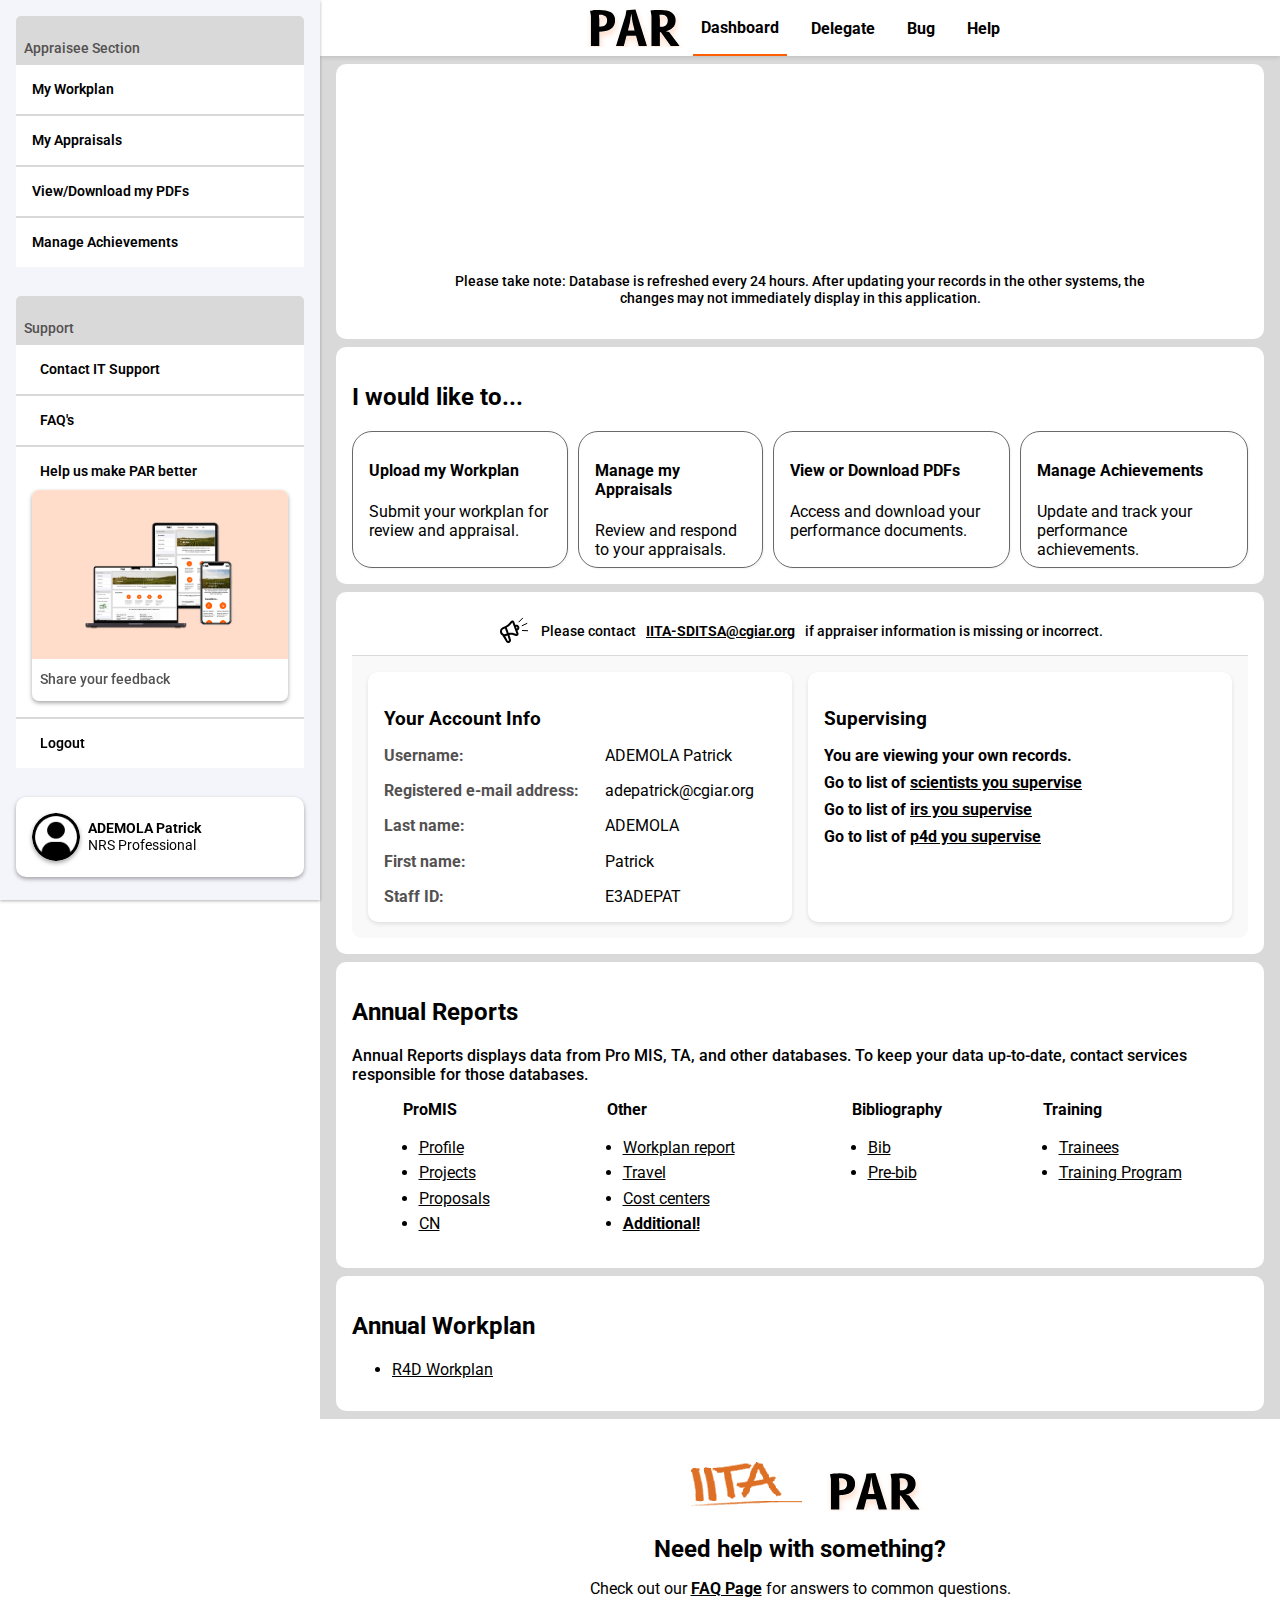
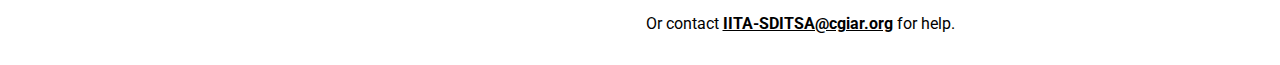
<file: index.html>
<!DOCTYPE html>
<html lang="en">
  <head>
    <meta charset="UTF-8" />
    <meta name="viewport" content="width=device-width, initial-scale=1.0" />
    <link rel="stylesheet" href="https://cdnjs.cloudflare.com/ajax/libs/font-awesome/6.5.2/css/all.min.css" integrity="sha512-SnH5WK+bZxgPHs44uWIX+LLJAJ9/2PkPKZ5QiAj6Ta86w+fsb2TkcmfRyVX3pBnMFcV7oQPJkl9QevSCWr3W6A==" crossorigin="anonymous" referrerpolicy="no-referrer" />
    <link rel="stylesheet" href="css/style.css" />
    <link rel="stylesheet" href="css/custom-styles.css" />
    <link rel="icon" href="assets/IITA-logo-01.svg" />

    <script>
      // Function to update the greeting, time, and date
      function updateHeroContent() {
        const heroGreeting = document.querySelector(".hero-content-1 p");
        const heroTime = document.querySelector(".hero-content-1 h2");
        const heroDate = document.querySelector(".hero-content-1 p:nth-child(3)");

        const currentTime = new Date();
        const hours = currentTime.getHours();
        const minutes = currentTime.getMinutes();
        const formattedTime = currentTime.toLocaleTimeString([], { hour: "2-digit", minute: "2-digit" });
        const formattedDate = currentTime.toLocaleDateString([], { weekday: "long", month: "long", day: "numeric" });

        // Update the greeting based on the time of day
        let greeting;
        if (hours < 12) {
          greeting = "Good morning, Patrick";
        } else if (hours < 17) {
          greeting = "Good afternoon, Patrick";
        } else {
          greeting = "Good evening, Patrick";
        }

        heroGreeting.textContent = greeting;
        heroTime.textContent = formattedTime;
        heroDate.textContent = formattedDate;
      }

      // Call the function to update the hero content when the page loads
      window.onload = updateHeroContent;

      // Optionally, update the time every minute
      setInterval(updateHeroContent, 60000);
    </script>

    <title>PAR Dashboard</title>
  </head>
  <body>
    <!-- Main Content Area -->
    <div class="main-content-area">
      <!-- Sidebar -->
      <aside class="sidebar">
        <nav>
          <ul class="appraisee">
            <p>Appraisee Section</p>
            <a href="#"><li>My Workplan</li></a>
            <a href="#"><li>My Appraisals</li></a>
            <a href="#"><li>View/Download my PDFs</li></a>
            <a href="#"><li>Manage Achievements</li></a>
          </ul>

          <ul class="support">
            <p>Support</p>
            <a href="#"
              ><li><i class="fa-sharp fa-regular fa-envelope"></i>Contact IT Support</li></a
            >
            <a href="#"
              ><li><i class="fa-regular fa-circle-question"></i>FAQ's</li></a
            >
            <a href="#">
              <li>
                <div class="feedback-div">
                  <i class="fa-regular fa-comment-dots"></i>Help us make PAR better
                  <div class="feedback-image-div">
                    <img src="assets/par-mockup-1.png" alt="PAR Mockup" />
                    <p>Share your feedback</p>
                  </div>
                </div>
              </li>
            </a>
            <a href="#"
              ><li><i class="fa-solid fa-arrow-right-from-bracket"></i>Logout</li></a
            >
          </ul>

          <div class="user-profile">
            <!-- Placeholder: user info: image, name, category -->
            <img src="assets/user-image.png" alt="" class="user-image" />
            <div class="user-info">
              <p class="user-name">ADEMOLA Patrick</p>
              <p class="user-category">NRS Professional</p>
            </div>
          </div>
        </nav>
      </aside>

      <!-- Content Area -->
      <section class="content-area">
        <!-- Header -->
        <header class="header">
          <img src="assets/PAR-logo.svg" alt="PAR Logo" class="par-logo" />
          <nav class="header-nav">
            <!-- Placeholder: ONLY the current page should have the class "active". -->
            <a class="active" href="#"><p>Dashboard</p></a>
            <a href="#"><p>Delegate</p></a>
            <a href="#"><p>Bug</p></a>
            <a href="#"><p>Help</p></a>
          </nav>
        </header>

        <div class="content hero">
          <!-- Placeholder: background-image -->
          <div class="hero-content" style="background-image: url('https://images.unsplash.com/photo-1560493676-04071c5f467b?q=80&w=1974&auto=format&fit=crop&ixlib=rb-4.0.3&ixid=M3wxMjA3fDB8MHxwaG90by1wYWdlfHx8fGVufDB8fHx8fA%3D%3D')">
            <div class="hero-content-1">
              <!-- Placeholder: user-name -->
              <p>Good morning, Patrick</p>
              <h2>11:40 AM</h2>
              <p>Tuesday, July 11</p>
            </div>
            <div class="hero-content-2"><i class="fa-regular fa-bell"></i>Your workplan is yet to be approved.</div>
          </div>
          <!-- Placeholder: message to display -->
          <p class="announcement">Please take note: Database is refreshed every 24 hours. After updating your records in the other systems, the changes may not immediately display in this application.</p>
        </div>

        <div class="content">
          <h2>I would like to...</h2>
          <div class="actions">
            <a href="">
              <div>
                <div class="icon-div flex-center"><i class="fa-solid fa-arrow-up-from-bracket"></i></div>
                <h4>Upload my Workplan</h4>
                <p>Submit your workplan for review and appraisal.</p>
              </div>
            </a>
            <a href="">
              <div>
                <div class="icon-div flex-center"><i class="fa-solid fa-file-pen"></i></div>
                <h4>Manage my Appraisals</h4>
                <p>Review and respond to your appraisals.</p>
              </div>
            </a>
            <a href="">
              <div>
                <div class="icon-div flex-center"><i class="fa-solid fa-file-pdf"></i></div>
                <h4>View or Download PDFs</h4>
                <p>Access and download your performance documents.</p>
              </div>
            </a>
            <a href="">
              <div>
                <div class="icon-div flex-center"><i class="fa-solid fa-list-check"></i></div>
                <h4>Manage Achievements</h4>
                <p>Update and track your performance achievements.</p>
              </div>
            </a>
          </div>
        </div>

        <div class="content content-2">
          <div class="border-bottom">
            <p class="announcement a-tag-pri">
              <img src="assets/megaphone.svg" alt="" />Please contact <strong><a href="mailto:IITA-SDITSA@cgiar.org">IITA-SDITSA@cgiar.org</a></strong> if appraiser information is missing or incorrect.
            </p>
          </div>
          <div class="content-2-1">
            <!-- Placeholder: user info and relevant div's -->
            <div class="account-info">
              <h3>Your Account Info</h3>
              <div class="account-details">
                <div class="labels">
                  <p>Username:</p>
                  <p>Registered e-mail address:</p>
                  <p>Last name:</p>
                  <p>First name:</p>
                  <p>Staff ID:</p>
                </div>
                <div class="values">
                  <p>ADEMOLA Patrick</p>
                  <p>adepatrick@cgiar.org</p>
                  <p>ADEMOLA</p>
                  <p>Patrick</p>
                  <p>E3ADEPAT</p>
                </div>
              </div>
            </div>
            <div class="supervising a-tag-pri">
              <h3>Supervising</h3>
              <p>You are viewing your own records.</p>
              <p>Go to list of <a href="">scientists you supervise</a></p>
              <p>Go to list of <a href="">irs you supervise</a></p>
              <p>Go to list of <a href="">p4d you supervise</a></p>
            </div>
          </div>
        </div>

        <div class="content content-3">
          <h2>Annual Reports</h2>
          <p>Annual Reports displays data from Pro MIS, TA, and other databases. To keep your data up-to-date, contact services responsible for those databases.</p>
          <div class="reports a-tag-pri">
            <div>
              <h4>ProMIS</h4>
              <ul>
                <li><a href="">Profile</a></li>
                <li><a href="">Projects</a></li>
                <li><a href="">Proposals</a></li>
                <li><a href="">CN</a></li>
              </ul>
            </div>
            <div>
              <h4>Other</h4>
              <ul>
                <li><a href="">Workplan report</a></li>
                <li><a href="">Travel</a></li>
                <li><a href="">Cost centers</a></li>
                <li class="bold"><a href="">Additional!</a></li>
              </ul>
            </div>
            <div>
              <h4>Bibliography</h4>
              <ul>
                <li><a href="">Bib</a></li>
                <li><a href="">Pre-bib</a></li>
              </ul>
            </div>
            <div>
              <h4>Training</h4>
              <ul>
                <li><a href="">Trainees</a></li>
                <li><a href="">Training Program</a></li>
              </ul>
            </div>
          </div>
        </div>

        <div class="content">
          <h2>Annual Workplan</h2>
          <div class="a-tag-pri">
            <ul>
              <li><a href=""> R4D Workplan </a></li>
            </ul>
          </div>
        </div>

        <!-- Footer -->
        <footer class="footer">
          <div class="footer-logos">
            <img src="assets/IITA-logo.gif" alt="IITA logo" />
            <img src="assets/PAR-logo.svg" alt="PAR Logo" />
          </div>
          <div class="help-div">
            <h2>Need help with something?</h2>
            <p>
              Check out our <strong><a href="">FAQ Page</a></strong> for answers to common questions.
            </p>
            <p>
              Or contact <strong><a href="mailto:IITA-SDITSA@cgiar.org">IITA-SDITSA@cgiar.org</a></strong> for help.
            </p>
          </div>
        </footer>
      </section>
    </div>
  </body>
</html>
</file>
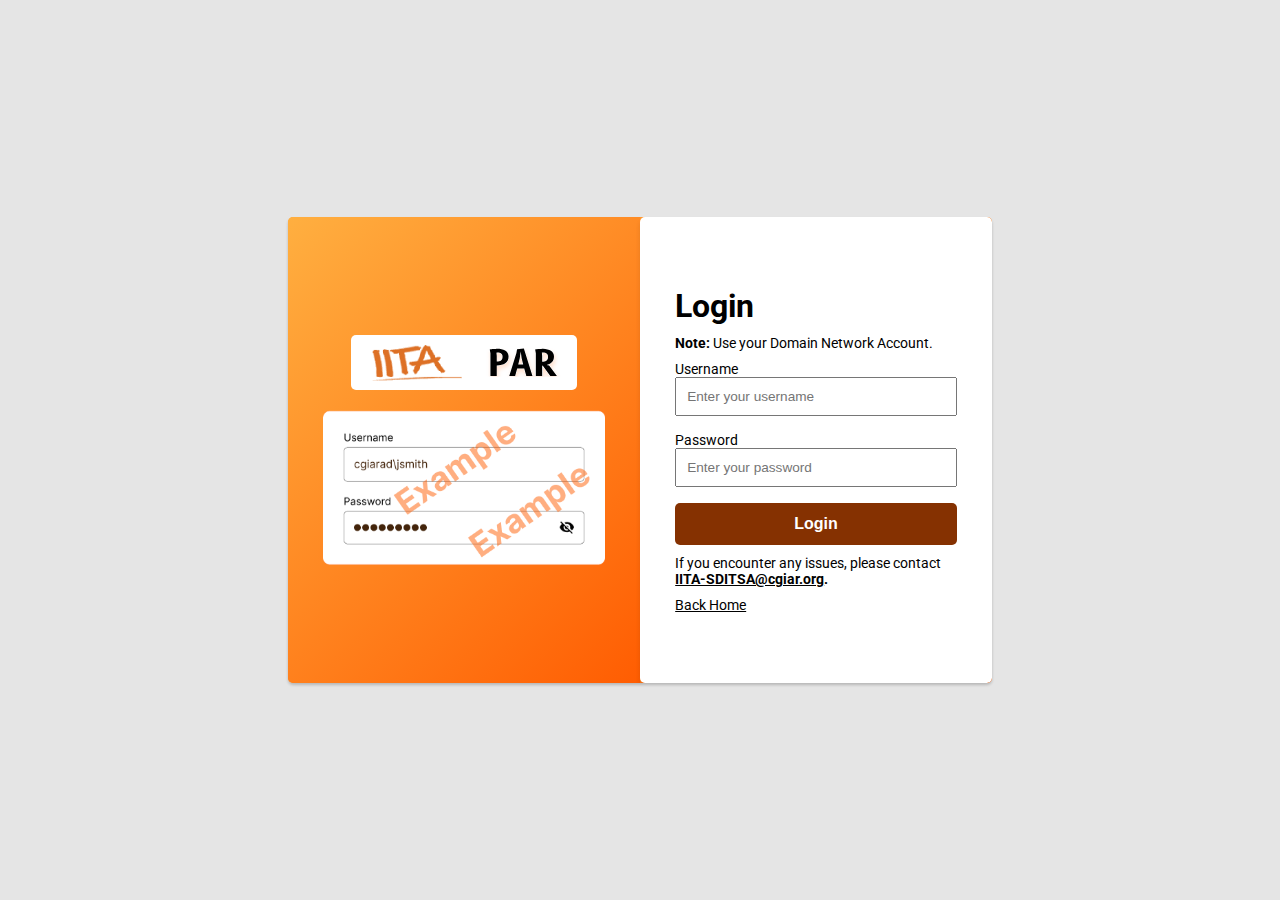
<file: login.html>
<!DOCTYPE html>
<html lang="en">
  <head>
    <meta charset="UTF-8" />
    <meta name="viewport" content="width=device-width, initial-scale=1.0" />
    <link rel="stylesheet" href="https://cdnjs.cloudflare.com/ajax/libs/font-awesome/6.5.2/css/all.min.css" integrity="sha512-SnH5WK+bZxgPHs44uWIX+LLJAJ9/2PkPKZ5QiAj6Ta86w+fsb2TkcmfRyVX3pBnMFcV7oQPJkl9QevSCWr3W6A==" crossorigin="anonymous" referrerpolicy="no-referrer" />
    <link rel="stylesheet" href="css/style.css" />
    <link rel="stylesheet" href="css/custom-styles.css" />
    <link rel="stylesheet" href="css/login.css" />
    <link rel="icon" href="assets/IITA-logo-01.svg" />
    <title>Login Page | PAR</title>
  </head>
  <body>
    <!-- Placeholder: background-image -->
    <div class="div-bg flex-center login-page" style="background-image: url('https://images.unsplash.com/photo-1533090161767-e6ffed986c88?q=80&w=2069&auto=format&fit=crop&ixlib=rb-4.0.3&ixid=M3wxMjA3fDB8MHxwaG90by1wYWdlfHx8fGVufDB8fHx8fA%3D%3D')">
      <div class="main-section">
        <div class="flex-center flex-column left">
          <div class="left-div-1">
            <img src="assets/IITA-logo-1.png" alt="" />
            <img class="par-logo" src="assets/PAR-logo.svg" alt="">
          </div>
          <div class="flex-center left-div-2">
            <img src="assets/example-img-01.png" alt="">
          </div>
        </div>
        <div class="right">
          <h1>Login</h1>
          <p><strong>Note:</strong> Use your Domain Network Account.</p>
          <div class="input-section">
            <form>
              <div class="form-group">
                <label for="username">Username</label>
                <input type="text" id="username" name="username" placeholder="Enter your username" required />
              </div>
              <div class="form-group">
                <label for="password">Password</label>
                <div class="password-container">
                  <input type="password" id="password" name="password" placeholder="Enter your password" required />
                  <i class="fa-solid fa-eye" id="togglePassword"></i>
                </div>
              </div>
              <button type="submit">Login</button>
            </form>
          </div>
          <div class="help-div">
            <p>
              If you encounter any issues, please contact <strong><a href="mailto:IITA-SDITSA@cgiar.org">IITA-SDITSA@cgiar.org</a>.</strong>
            </p>
            <p><a href="index.html">Back Home</a></p>
          </div>
        </div>
      </div>
    </div>
  </body>

  <script>
    const togglePassword = document.getElementById("togglePassword");
    const password = document.getElementById("password");

    togglePassword.addEventListener("click", function (e) {
      // toggle the type attribute
      const type = password.getAttribute("type") === "password" ? "text" : "password";
      password.setAttribute("type", type);
      // toggle the eye / eye-slash icon
      this.classList.toggle("fa-eye");
      this.classList.toggle("fa-eye-slash");
    });
  </script>
</html>
</file>
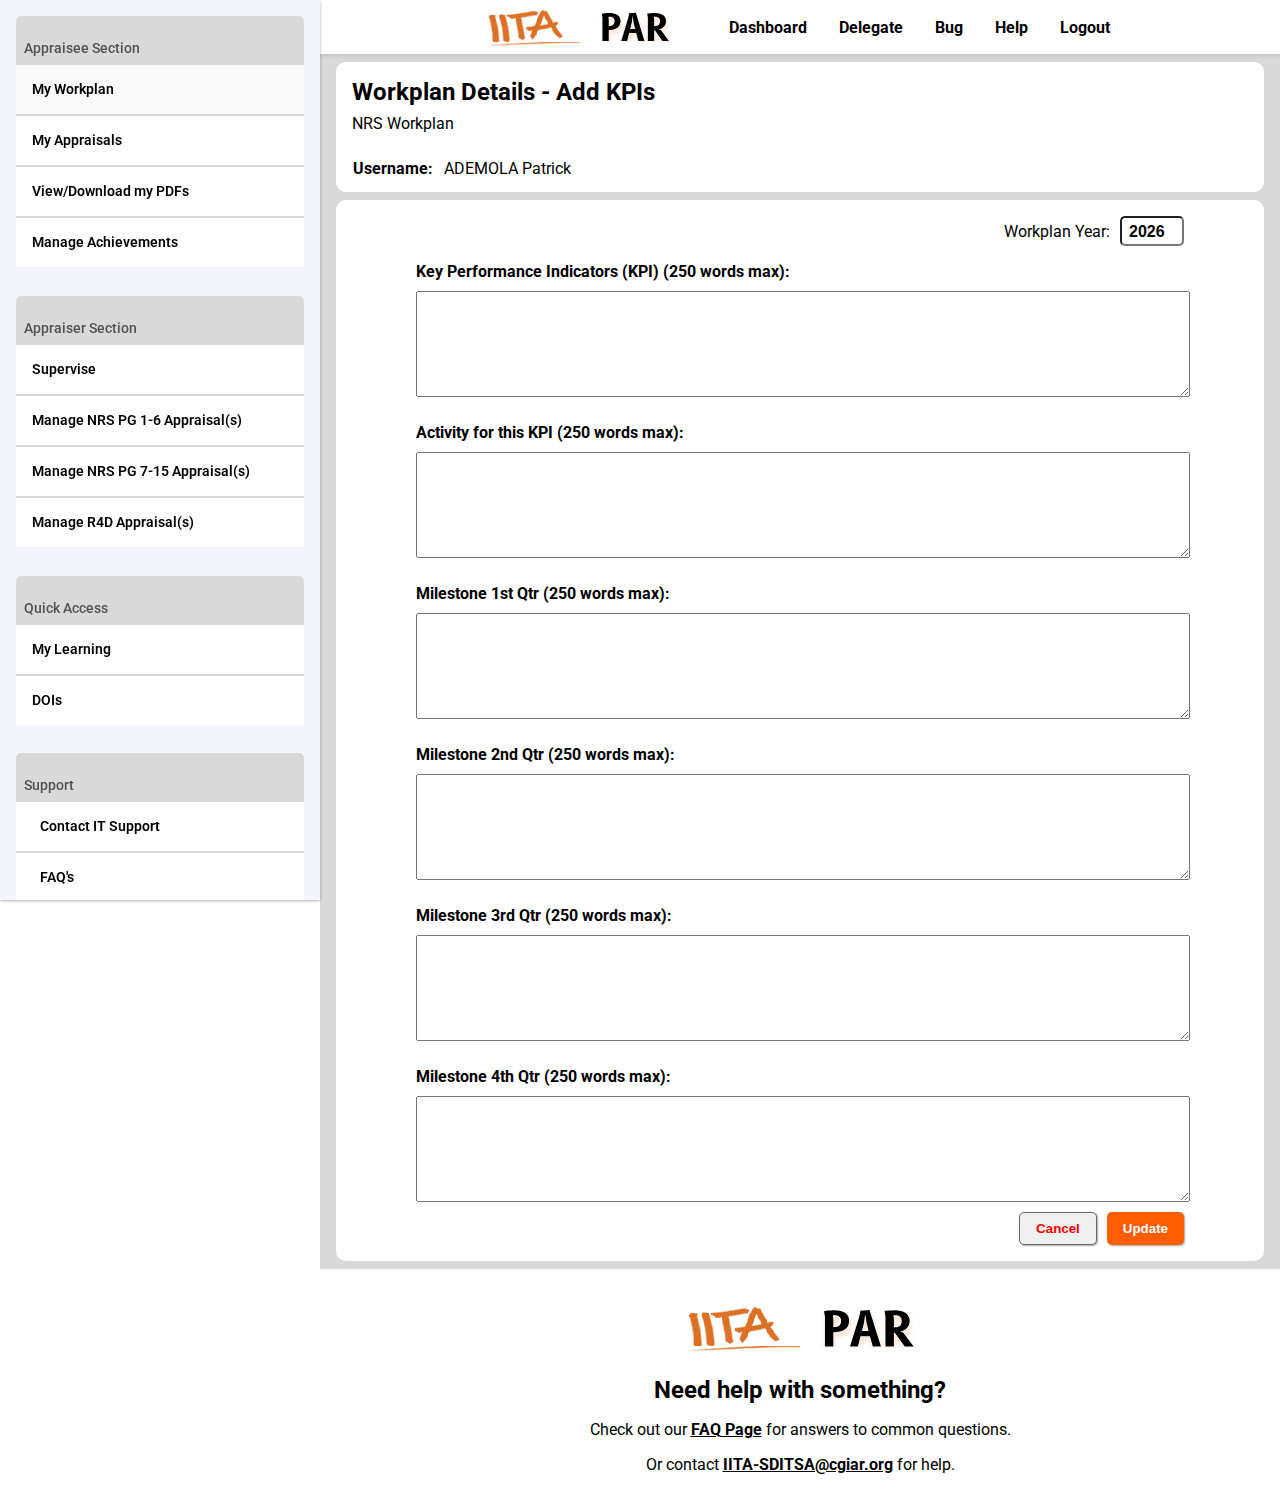
<file: nrs-addkpi.html>
<!DOCTYPE html>
<html lang="en">
  <head>
    <meta charset="UTF-8" />
    <meta name="viewport" content="width=device-width, initial-scale=1.0" />
    <link rel="stylesheet" href="https://cdnjs.cloudflare.com/ajax/libs/font-awesome/6.5.2/css/all.min.css" integrity="sha512-SnH5WK+bZxgPHs44uWIX+LLJAJ9/2PkPKZ5QiAj6Ta86w+fsb2TkcmfRyVX3pBnMFcV7oQPJkl9QevSCWr3W6A==" crossorigin="anonymous" referrerpolicy="no-referrer" />
    <link rel="stylesheet" href="css/custom-styles.css" />
    <link rel="stylesheet" href="css/style.css" />
    <link rel="icon" href="assets/IITA-logo-01.svg" />
    <!-- For Year Picker -->
    <!-- <link href="https://www.jqueryscript.net/css/jquerysctipttop.css" rel="stylesheet" type="text/css"> -->
    <link rel="stylesheet" href="css/yearpicker.css" />

    <!-- For textarea -->
    <script src="https://code.jquery.com/jquery-3.3.1.slim.min.js" integrity="sha384-q8i/X+965DzO0rT7abK41JStQIAqVgRVzpbzo5smXKp4YfRvH+8abtTE1Pi6jizo" crossorigin="anonymous"></script>
    <script src="https://cdn.tiny.cloud/1/no-api-key/tinymce/6/tinymce.min.js" referrerpolicy="origin"></script>
    <script>
    //   tinymce.init({
    //     selector: "#new-appraisal-record",
    //     plugins: "lists",
    //     toolbar: "bold italic | numlist bullist",
    //   });
      tinymce.init({
        selector: ".new-appraisal-record",
        plugins: "lists",
        toolbar: "undo redo | bold italic underline | bullist numlist | outdent indent",
        menubar: false,
      });
    </script>
    <title>Add KPI | PAR</title>
  </head>
  <body>
    <!-- Main Content Area -->
    <div class="main-content-area">
      <!-- Sidebar -->
      <aside class="sidebar">
        <nav>
          <ul class="appraisee">
            <p>Appraisee Section</p>
            <a href="nrs-workplan.html"><li class="active">My Workplan</li></a>
            <a href="nrs-appraisals.html"><li>My Appraisals</li></a>
            <a href="nrs-viewpdfs.html"><li>View/Download my PDFs</li></a>
            <a href="#"><li>Manage Achievements</li></a>
          </ul>
          <ul class="appraiser">
            <p>Appraiser Section</p>
            <a href="#"><li>Supervise</li></a>
            <a href="#"><li>Manage NRS PG 1-6 Appraisal(s)</li></a>
            <a href="#"><li>Manage NRS PG 7-15 Appraisal(s)</li></a>
            <a href="#"><li>Manage R4D Appraisal(s)</li></a>
          </ul>
          <ul class="quick-access">
            <p>Quick Access</p>
            <a href="#"><li>My Learning</li></a>
            <a href="#"><li>DOIs</li></a>
          </ul>
          <ul class="support">
            <p>Support</p>
            <a href="#"
              ><li><i class="fa-sharp fa-regular fa-envelope"></i>Contact IT Support</li></a
            >
            <a href="#"
              ><li><i class="fa-regular fa-circle-question"></i>FAQ's</li></a
            >
            <a href="#">
              <li>
                <div class="feedback-div">
                  <i class="fa-regular fa-comment-dots"></i>Help us make PAR better
                  <div class="feedback-image-div">
                    <img src="assets/par-mockup-1.png" alt="PAR Mockup" />
                    <p>Share your feedback</p>
                  </div>
                </div>
              </li>
            </a>
            <a href="login.html"
              ><li><i class="fa-solid fa-arrow-right-to-bracket"></i>Logout</li></a
            >
          </ul>

          <div class="user-profile">
            <!-- Placeholder: user info: image, name, category -->
            <img src="assets/user-image.png" alt="" class="user-image" />
            <div class="user-info">
              <p class="user-name">ADEMOLA Patrick</p>
              <p class="user-category">NRS Professional</p>
            </div>
          </div>
        </nav>
      </aside>

      <!-- Content Area -->
      <section class="content-area">
        <!-- Header -->
        <header class="header">
          <div class="flex-center header-logos">
            <img class="iita-logo header-logo" src="assets/IITA-logo-1.png" alt="IITA logo" />
            <img src="assets/PAR-logo.svg" alt="PAR Logo" class="par-logo" />
          </div>
          <nav class="header-nav">
            <!-- Placeholder: ONLY the current page should have the class "active". -->
            <a href="index.html"><p>Dashboard</p></a>
            <a href="#"><p>Delegate</p></a>
            <a href="#"><p>Bug</p></a>
            <a href="#"><p>Help</p></a>
            <a href="login.html"><p>Logout</p></a>
          </nav>
        </header>

        <div class="content content-header">
          <div class="header-info">
            <h2>Workplan Details - Add KPIs</h2>
            <p>NRS Workplan</p>
            <table>
              <tr>
                <th>Username:</th>
                <td>ADEMOLA Patrick</td>
              </tr>
            </table>
          </div>
        </div>

        <div class="padding-big-div main-div content flex flex-column">
          <div class="width-100 flex flex-end">
            <div class="year-picker-div">
              <span>Workplan Year:</span>
              <div class="relative inline"><input type="text" class="box-shadow yearpicker" value="" readonly /></div>
            </div>
          </div>
          <form class="form-div" action="your-server-endpoint" method="post">
            <label class="add-padding-top-1" for="new-appraisal-record">Key Performance Indicators (KPI) (250 words max):</label>
            <textarea name="new-appraisal-record" class="new-appraisal-record" id="new-appraisal-record"></textarea>

            <label class="add-padding-top-1" for="new-appraisal-record">Activity for this KPI (250 words max):</label>
            <textarea name="new-appraisal-record" class="new-appraisal-record" id="new-appraisal-record"></textarea>

            <label class="add-padding-top-1" for="new-appraisal-record">Milestone 1st Qtr (250 words max):</label>
            <textarea name="new-appraisal-record" class="new-appraisal-record" id="new-appraisal-record"></textarea>

            <label class="add-padding-top-1" for="new-appraisal-record">Milestone 2nd Qtr (250 words max):</label>
            <textarea name="new-appraisal-record" class="new-appraisal-record" id="new-appraisal-record"></textarea>

            <label class="add-padding-top-1" for="new-appraisal-record">Milestone 3rd Qtr (250 words max):</label>
            <textarea name="new-appraisal-record" class="new-appraisal-record" id="new-appraisal-record"></textarea>

            <label class="add-padding-top-1" for="new-appraisal-record">Milestone 4th Qtr (250 words max):</label>
            <textarea name="new-appraisal-record" class="new-appraisal-record" id="new-appraisal-record"></textarea>

            <div class="flex-end flex-gap-10">
              <button class="red-button custom-button">Cancel</button>
              <button type="submit" class="custom-button submit-button">Update</button>
            </div>
          </form>
        </div>

        <!-- Footer -->
        <footer class="footer">
          <div class="flex-center footer-logos">
            <img src="assets/IITA-logo-1.png" alt="IITA logo" />
            <img src="assets/PAR-logo.svg" alt="PAR Logo" />
          </div>
          <div class="help-div">
            <h2>Need help with something?</h2>
            <p>
              Check out our <strong><a href="">FAQ Page</a></strong> for answers to common questions.
            </p>
            <p>
              Or contact <strong><a href="mailto:IITA-SDITSA@cgiar.org">IITA-SDITSA@cgiar.org</a></strong> for help.
            </p>
          </div>
        </footer>
      </section>
    </div>
  </body>
  <script src="js/yearpicker.js"></script>
  <script>
    $(".yearpicker").yearpicker();
  </script>
</html>
</file>
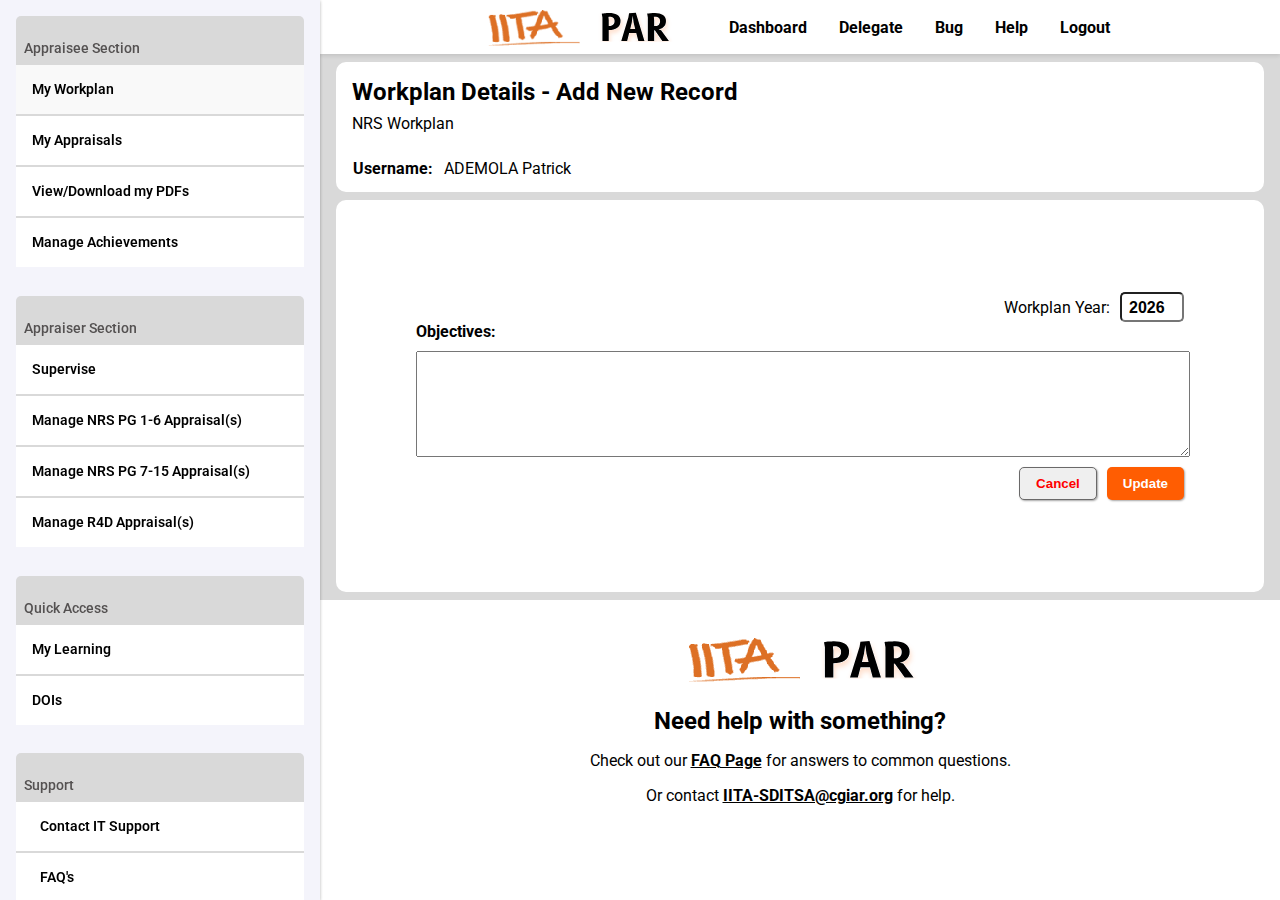
<file: nrs-addnewrecord.html>
<!DOCTYPE html>
<html lang="en">
  <head>
    <meta charset="UTF-8" />
    <meta name="viewport" content="width=device-width, initial-scale=1.0" />
    <link rel="stylesheet" href="https://cdnjs.cloudflare.com/ajax/libs/font-awesome/6.5.2/css/all.min.css" integrity="sha512-SnH5WK+bZxgPHs44uWIX+LLJAJ9/2PkPKZ5QiAj6Ta86w+fsb2TkcmfRyVX3pBnMFcV7oQPJkl9QevSCWr3W6A==" crossorigin="anonymous" referrerpolicy="no-referrer" />
    <link rel="stylesheet" href="css/custom-styles.css" />
    <link rel="stylesheet" href="css/style.css" />
    <link rel="icon" href="assets/IITA-logo-01.svg" />
    <!-- For Year Picker -->
    <!-- <link href="https://www.jqueryscript.net/css/jquerysctipttop.css" rel="stylesheet" type="text/css"> -->
    <link rel="stylesheet" href="css/yearpicker.css" />
    <script src="https://code.jquery.com/jquery-3.3.1.slim.min.js" integrity="sha384-q8i/X+965DzO0rT7abK41JStQIAqVgRVzpbzo5smXKp4YfRvH+8abtTE1Pi6jizo" crossorigin="anonymous"></script>
    <title>Add New Record | PAR</title>
  </head>
  <body>
    <!-- Main Content Area -->
    <div class="main-content-area">
      <!-- Sidebar -->
      <aside class="sidebar">
        <nav>
          <ul class="appraisee">
            <p>Appraisee Section</p>
            <a href="nrs-workplan.html"><li class="active">My Workplan</li></a>
            <a href="nrs-appraisals.html"><li>My Appraisals</li></a>
            <a href="nrs-viewpdfs.html"><li>View/Download my PDFs</li></a>
            <a href="#"><li>Manage Achievements</li></a>
          </ul>
          <ul class="appraiser">
            <p>Appraiser Section</p>
            <a href="#"><li>Supervise</li></a>
            <a href="#"><li>Manage NRS PG 1-6 Appraisal(s)</li></a>
            <a href="#"><li>Manage NRS PG 7-15 Appraisal(s)</li></a>
            <a href="#"><li>Manage R4D Appraisal(s)</li></a>
          </ul>
          <ul class="quick-access">
            <p>Quick Access</p>
            <a href="#"><li>My Learning</li></a>
            <a href="#"><li>DOIs</li></a>
          </ul>
          <ul class="support">
            <p>Support</p>
            <a href="#"
              ><li><i class="fa-sharp fa-regular fa-envelope"></i>Contact IT Support</li></a
            >
            <a href="#"
              ><li><i class="fa-regular fa-circle-question"></i>FAQ's</li></a
            >
            <a href="#">
              <li>
                <div class="feedback-div">
                  <i class="fa-regular fa-comment-dots"></i>Help us make PAR better
                  <div class="feedback-image-div">
                    <img src="assets/par-mockup-1.png" alt="PAR Mockup" />
                    <p>Share your feedback</p>
                  </div>
                </div>
              </li>
            </a>
            <a href="login.html"
              ><li><i class="fa-solid fa-arrow-right-to-bracket"></i>Logout</li></a
            >
          </ul>

          <div class="user-profile">
            <!-- Placeholder: user info: image, name, category -->
            <img src="assets/user-image.png" alt="" class="user-image" />
            <div class="user-info">
              <p class="user-name">ADEMOLA Patrick</p>
              <p class="user-category">NRS Professional</p>
            </div>
          </div>
        </nav>
      </aside>

      <!-- Content Area -->
      <section class="content-area">
        <!-- Header -->
        <header class="header">
          <div class="flex-center header-logos">
            <img class="iita-logo header-logo" src="assets/IITA-logo-1.png" alt="IITA logo" />
            <img src="assets/PAR-logo.svg" alt="PAR Logo" class="par-logo" />
          </div>
          <nav class="header-nav">
            <!-- Placeholder: ONLY the current page should have the class "active". -->
            <a href="index.html"><p>Dashboard</p></a>
            <a href="#"><p>Delegate</p></a>
            <a href="#"><p>Bug</p></a>
            <a href="#"><p>Help</p></a>
            <a href="login.html"><p>Logout</p></a>
          </nav>
        </header>

        <div class="content content-header">
          <div class="header-info">
            <h2>Workplan Details - Add New Record</h2>
            <p>NRS Workplan</p>
            <table>
              <tr>
                <th>Username:</th>
                <td>ADEMOLA Patrick</td>
              </tr>
            </table>
          </div>
        </div>

        <div class="padding-big-div main-div content flex flex-column">
          <div class="width-100 flex flex-end">
            <div class="year-picker-div">
              <span>Workplan Year:</span>
              <div class="relative inline"><input type="text" class="box-shadow yearpicker" value="" readonly /></div>
            </div>
          </div>
          <form class="form-div" action="your-server-endpoint" method="post">
            <label for="new-appraisal-record">Objectives:</label>
            <textarea name="new-appraisal-record" id="new-appraisal-record"></textarea>
            <div class="flex-end flex-gap-10">
              <button class="red-button custom-button">Cancel</button>
              <button type="submit" class="custom-button submit-button">Update</button>
            </div>
          </form>
        </div>

        <!-- Footer -->
        <footer class="footer">
          <div class="flex-center footer-logos">
            <img src="assets/IITA-logo-1.png" alt="IITA logo" />
            <img src="assets/PAR-logo.svg" alt="PAR Logo" />
          </div>
          <div class="help-div">
            <h2>Need help with something?</h2>
            <p>
              Check out our <strong><a href="">FAQ Page</a></strong> for answers to common questions.
            </p>
            <p>
              Or contact <strong><a href="mailto:IITA-SDITSA@cgiar.org">IITA-SDITSA@cgiar.org</a></strong> for help.
            </p>
          </div>
        </footer>
      </section>
    </div>
  </body>
  <script src="js/yearpicker.js"></script>
  <script>
    $(".yearpicker").yearpicker();
  </script>
</html>
</file>
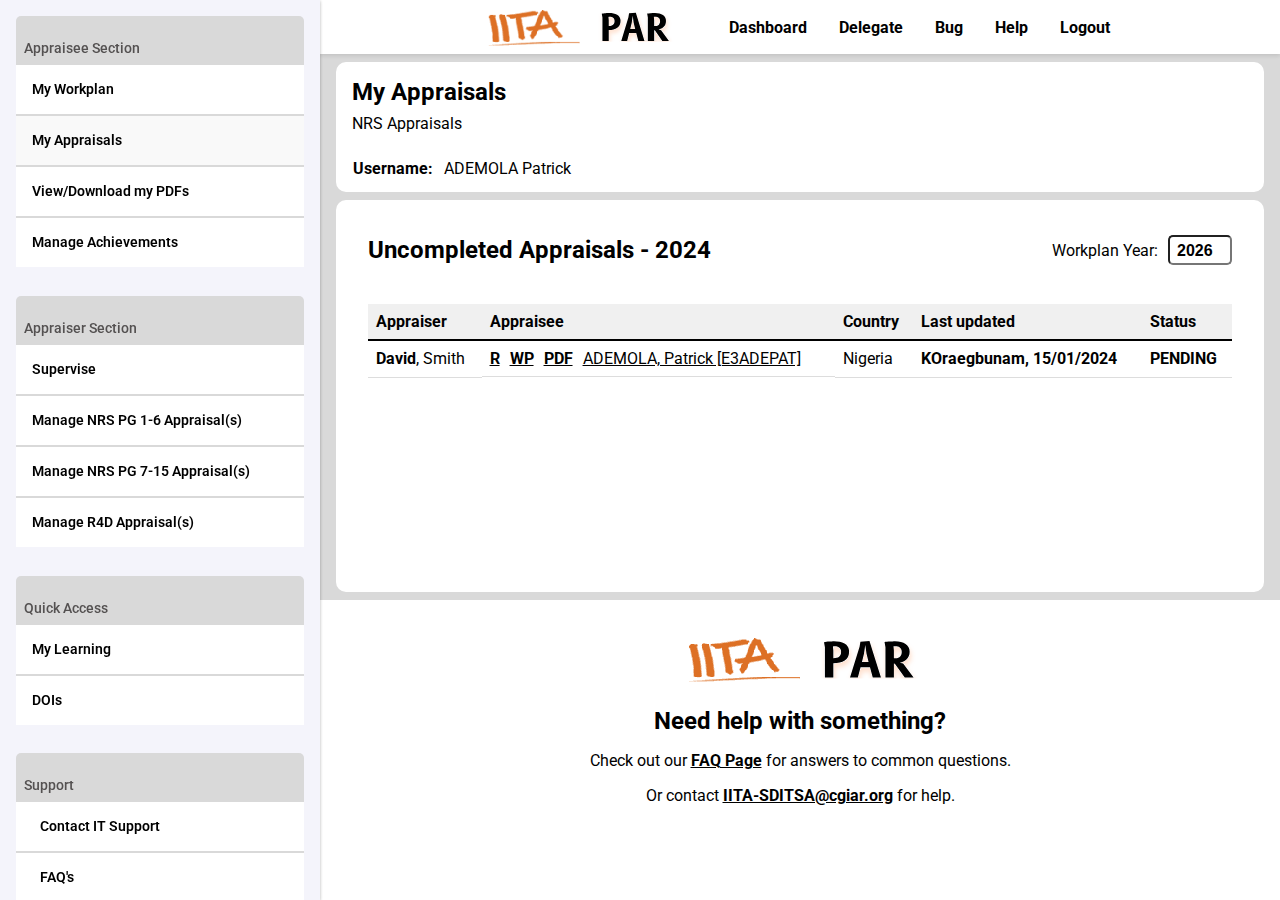
<file: nrs-appraisals.html>
<!DOCTYPE html>
<html lang="en">
  <head>
    <meta charset="UTF-8" />
    <meta name="viewport" content="width=device-width, initial-scale=1.0" />
    <link rel="stylesheet" href="https://cdnjs.cloudflare.com/ajax/libs/font-awesome/6.5.2/css/all.min.css" integrity="sha512-SnH5WK+bZxgPHs44uWIX+LLJAJ9/2PkPKZ5QiAj6Ta86w+fsb2TkcmfRyVX3pBnMFcV7oQPJkl9QevSCWr3W6A==" crossorigin="anonymous" referrerpolicy="no-referrer" />
    <link rel="stylesheet" href="css/custom-styles.css" />
    <link rel="stylesheet" href="css/style.css" />
    <link rel="icon" href="assets/IITA-logo-01.svg" />
    <!-- For Year Picker -->
    <!-- <link href="https://www.jqueryscript.net/css/jquerysctipttop.css" rel="stylesheet" type="text/css"> -->
    <link rel="stylesheet" href="css/yearpicker.css" />
    <script src="https://code.jquery.com/jquery-3.3.1.slim.min.js" integrity="sha384-q8i/X+965DzO0rT7abK41JStQIAqVgRVzpbzo5smXKp4YfRvH+8abtTE1Pi6jizo" crossorigin="anonymous"></script>
    <title>My Appraisals | PAR</title>
  </head>
  <body>
    <!-- Main Content Area -->
    <div class="main-content-area">
      <!-- Sidebar -->
      <aside class="sidebar">
        <nav>
          <ul class="appraisee">
            <p>Appraisee Section</p>
            <a href="nrs-workplan.html"><li>My Workplan</li></a>
            <a href="#"><li class="active">My Appraisals</li></a>
            <a href="nrs-viewpdfs.html"><li>View/Download my PDFs</li></a>
            <a href="#"><li>Manage Achievements</li></a>
          </ul>
          <ul class="appraiser">
            <p>Appraiser Section</p>
            <a href="#"><li>Supervise</li></a>
            <a href="#"><li>Manage NRS PG 1-6 Appraisal(s)</li></a>
            <a href="#"><li>Manage NRS PG 7-15 Appraisal(s)</li></a>
            <a href="#"><li>Manage R4D Appraisal(s)</li></a>
          </ul>
          <ul class="quick-access">
            <p>Quick Access</p>
            <a href="#"><li>My Learning</li></a>
            <a href="#"><li>DOIs</li></a>
          </ul>
          <ul class="support">
            <p>Support</p>
            <a href="#"
              ><li><i class="fa-sharp fa-regular fa-envelope"></i>Contact IT Support</li></a
            >
            <a href="#"
              ><li><i class="fa-regular fa-circle-question"></i>FAQ's</li></a
            >
            <a href="#">
              <li>
                <div class="feedback-div">
                  <i class="fa-regular fa-comment-dots"></i>Help us make PAR better
                  <div class="feedback-image-div">
                    <img src="assets/par-mockup-1.png" alt="PAR Mockup" />
                    <p>Share your feedback</p>
                  </div>
                </div>
              </li>
            </a>
            <a href="login.html"
              ><li><i class="fa-solid fa-arrow-right-to-bracket"></i>Logout</li></a
            >
          </ul>

          <div class="user-profile">
            <!-- Placeholder: user info: image, name, category -->
            <img src="assets/user-image.png" alt="" class="user-image" />
            <div class="user-info">
              <p class="user-name">ADEMOLA Patrick</p>
              <p class="user-category">NRS Professional</p>
            </div>
          </div>
        </nav>
      </aside>

      <!-- Content Area -->
      <section class="content-area">
        <!-- Header -->
        <header class="header">
          <div class="flex-center header-logos">
            <img class="iita-logo header-logo" src="assets/IITA-logo-1.png" alt="IITA logo" />
            <img src="assets/PAR-logo.svg" alt="PAR Logo" class="par-logo" />
          </div>
          <nav class="header-nav">
            <!-- Placeholder: ONLY the current page should have the class "active". -->
            <a href="index.html"><p>Dashboard</p></a>
            <a href="#"><p>Delegate</p></a>
            <a href="#"><p>Bug</p></a>
            <a href="#"><p>Help</p></a>
            <a href="login.html"><p>Logout</p></a>
          </nav>
        </header>

        <div class="content content-header">
          <div class="header-info">
            <h2>My Appraisals</h2>
            <p>NRS Appraisals</p>
            <table>
              <tr>
                <th>Username:</th>
                <td>ADEMOLA Patrick</td>
              </tr>
            </table>
          </div>
        </div>

        <div class="padding-2rem-lr main-div content flex flex-column flex-start">
          <div class="width-100 flex flex-btw">
            <h2>Uncompleted Appraisals - 2024</h2>
            <div class="year-picker-div">
              <span>Workplan Year:</span>
              <div class="relative inline"><input type="text" class="box-shadow yearpicker" value="" readonly /></div>
            </div>
          </div>
          <table class="status-table">
            <thead>
              <tr class="header-cells">
                <th>Appraiser</th>
                <th>Appraisee</th>
                <th>Country</th>
                <th>Last updated</th>
                <th>Status</th>
              </tr>
            </thead>
            <tbody>
              <tr class="a-tag-pri">
                <td><strong>David</strong>, Smith</td>
                <td class="flex flex-gap-10"><strong><a href="">R</a></strong> <strong><a href="">WP</a></strong> <strong><a href="">PDF</a></strong> <a href="nrs-reviewappraisal.html">ADEMOLA, Patrick [E3ADEPAT]</a></td>
                <td>Nigeria</td>
                <td class="bold">KOraegbunam, 15/01/2024</td>
                <td class="bold">PENDING</td>
              </tr>
            </tbody>
          </table>
        </div>

        <!-- Footer -->
        <footer class="footer">
          <div class="flex-center footer-logos">
            <img src="assets/IITA-logo-1.png" alt="IITA logo" />
            <img src="assets/PAR-logo.svg" alt="PAR Logo" />
          </div>
          <div class="help-div">
            <h2>Need help with something?</h2>
            <p>
              Check out our <strong><a href="">FAQ Page</a></strong> for answers to common questions.
            </p>
            <p>
              Or contact <strong><a href="mailto:IITA-SDITSA@cgiar.org">IITA-SDITSA@cgiar.org</a></strong> for help.
            </p>
          </div>
        </footer>
      </section>
    </div>
  </body>
  <script src="js/yearpicker.js"></script>
  <script>
    $(".yearpicker").yearpicker();
  </script>
</html>
</file>
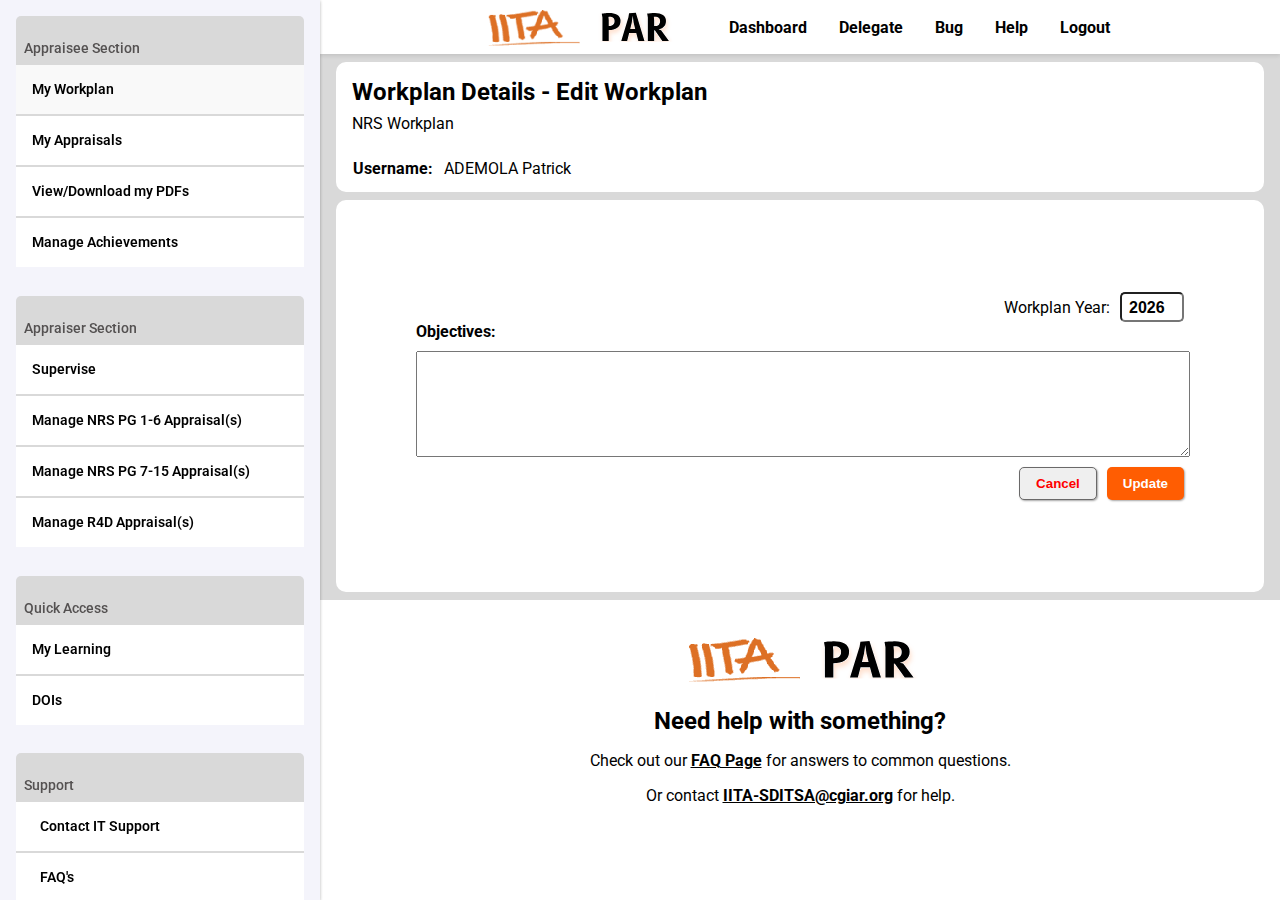
<file: nrs-editworkplan.html>
<!DOCTYPE html>
<html lang="en">
  <head>
    <meta charset="UTF-8" />
    <meta name="viewport" content="width=device-width, initial-scale=1.0" />
    <link rel="stylesheet" href="https://cdnjs.cloudflare.com/ajax/libs/font-awesome/6.5.2/css/all.min.css" integrity="sha512-SnH5WK+bZxgPHs44uWIX+LLJAJ9/2PkPKZ5QiAj6Ta86w+fsb2TkcmfRyVX3pBnMFcV7oQPJkl9QevSCWr3W6A==" crossorigin="anonymous" referrerpolicy="no-referrer" />
    <link rel="stylesheet" href="css/custom-styles.css" />
    <link rel="stylesheet" href="css/style.css" />
    <link rel="icon" href="assets/IITA-logo-01.svg" />
    <!-- For Year Picker -->
    <!-- <link href="https://www.jqueryscript.net/css/jquerysctipttop.css" rel="stylesheet" type="text/css"> -->
    <link rel="stylesheet" href="css/yearpicker.css" />
    <script src="https://code.jquery.com/jquery-3.3.1.slim.min.js" integrity="sha384-q8i/X+965DzO0rT7abK41JStQIAqVgRVzpbzo5smXKp4YfRvH+8abtTE1Pi6jizo" crossorigin="anonymous"></script>
    <title>Edit Workplan | PAR</title>
  </head>
  <body>
    <!-- Main Content Area -->
    <div class="main-content-area">
      <!-- Sidebar -->
      <aside class="sidebar">
        <nav>
          <ul class="appraisee">
            <p>Appraisee Section</p>
            <a href="nrs-workplan.html"><li class="active">My Workplan</li></a>
            <a href="nrs-appraisals.html"><li>My Appraisals</li></a>
            <a href="nrs-viewpdfs.html"><li>View/Download my PDFs</li></a>
            <a href="#"><li>Manage Achievements</li></a>
          </ul>
          <ul class="appraiser">
            <p>Appraiser Section</p>
            <a href="#"><li>Supervise</li></a>
            <a href="#"><li>Manage NRS PG 1-6 Appraisal(s)</li></a>
            <a href="#"><li>Manage NRS PG 7-15 Appraisal(s)</li></a>
            <a href="#"><li>Manage R4D Appraisal(s)</li></a>
          </ul>
          <ul class="quick-access">
            <p>Quick Access</p>
            <a href="#"><li>My Learning</li></a>
            <a href="#"><li>DOIs</li></a>
          </ul>
          <ul class="support">
            <p>Support</p>
            <a href="#"
              ><li><i class="fa-sharp fa-regular fa-envelope"></i>Contact IT Support</li></a
            >
            <a href="#"
              ><li><i class="fa-regular fa-circle-question"></i>FAQ's</li></a
            >
            <a href="#">
              <li>
                <div class="feedback-div">
                  <i class="fa-regular fa-comment-dots"></i>Help us make PAR better
                  <div class="feedback-image-div">
                    <img src="assets/par-mockup-1.png" alt="PAR Mockup" />
                    <p>Share your feedback</p>
                  </div>
                </div>
              </li>
            </a>
            <a href="login.html"
              ><li><i class="fa-solid fa-arrow-right-to-bracket"></i>Logout</li></a
            >
          </ul>

          <div class="user-profile">
            <!-- Placeholder: user info: image, name, category -->
            <img src="assets/user-image.png" alt="" class="user-image" />
            <div class="user-info">
              <p class="user-name">ADEMOLA Patrick</p>
              <p class="user-category">NRS Professional</p>
            </div>
          </div>
        </nav>
      </aside>

      <!-- Content Area -->
      <section class="content-area">
        <!-- Header -->
        <header class="header">
          <div class="flex-center header-logos">
            <img class="iita-logo header-logo" src="assets/IITA-logo-1.png" alt="IITA logo" />
            <img src="assets/PAR-logo.svg" alt="PAR Logo" class="par-logo" />
          </div>
          <nav class="header-nav">
            <!-- Placeholder: ONLY the current page should have the class "active". -->
            <a href="index.html"><p>Dashboard</p></a>
            <a href="#"><p>Delegate</p></a>
            <a href="#"><p>Bug</p></a>
            <a href="#"><p>Help</p></a>
            <a href="login.html"><p>Logout</p></a>
          </nav>
        </header>

        <div class="content content-header">
          <div class="header-info">
            <h2>Workplan Details - Edit Workplan</h2>
            <p>NRS Workplan</p>
            <table>
              <tr>
                <th>Username:</th>
                <td>ADEMOLA Patrick</td>
              </tr>
            </table>
          </div>
        </div>

        <div class="padding-big-div main-div content flex flex-column">
          <div class="width-100 flex flex-end">
            <div class="year-picker-div">
              <span>Workplan Year:</span>
              <div class="relative inline"><input type="text" class="box-shadow yearpicker" value="" readonly /></div>
            </div>
          </div>
          <form class="form-div" action="your-server-endpoint" method="post">
            <label for="new-appraisal-record">Objectives:</label>
            <textarea name="new-appraisal-record" id="new-appraisal-record"></textarea>
            <div class="flex-end flex-gap-10">
              <button id="cancel" class="red-button custom-button">Cancel</button>
              <button id="submit" type="submit" class="custom-button submit-button">Update</button>
            </div>
          </form>
        </div>

        <!-- Footer -->
        <footer class="footer">
          <div class="flex-center footer-logos">
            <img src="assets/IITA-logo-1.png" alt="IITA logo" />
            <img src="assets/PAR-logo.svg" alt="PAR Logo" />
          </div>
          <div class="help-div">
            <h2>Need help with something?</h2>
            <p>
              Check out our <strong><a href="">FAQ Page</a></strong> for answers to common questions.
            </p>
            <p>
              Or contact <strong><a href="mailto:IITA-SDITSA@cgiar.org">IITA-SDITSA@cgiar.org</a></strong> for help.
            </p>
          </div>
        </footer>
      </section>
    </div>
  </body>
  <script src="js/yearpicker.js"></script>
  <script>
    $(".yearpicker").yearpicker();
  </script>
</html>
</file>
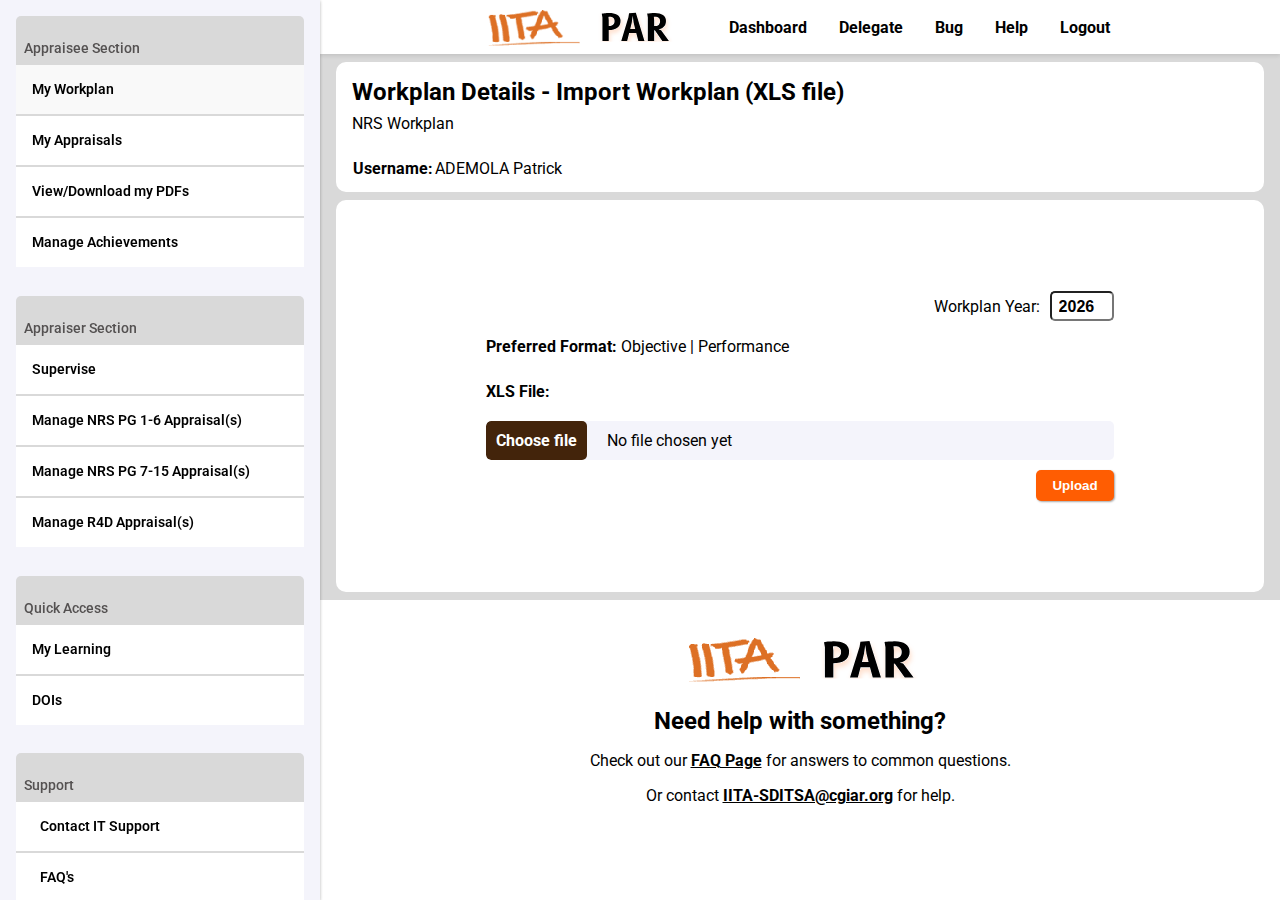
<file: nrs-importfile.html>
<!DOCTYPE html>
<html lang="en">
  <head>
    <meta charset="UTF-8" />
    <meta name="viewport" content="width=device-width, initial-scale=1.0" />
    <link rel="stylesheet" href="https://cdnjs.cloudflare.com/ajax/libs/font-awesome/6.5.2/css/all.min.css" integrity="sha512-SnH5WK+bZxgPHs44uWIX+LLJAJ9/2PkPKZ5QiAj6Ta86w+fsb2TkcmfRyVX3pBnMFcV7oQPJkl9QevSCWr3W6A==" crossorigin="anonymous" referrerpolicy="no-referrer" />
    <link rel="stylesheet" href="css/custom-styles.css" />
    <link rel="stylesheet" href="css/style.css" />
    <link rel="icon" href="assets/IITA-logo-01.svg" />
    <!-- For Year Picker -->
    <!-- <link href="https://www.jqueryscript.net/css/jquerysctipttop.css" rel="stylesheet" type="text/css"> -->
    <link rel="stylesheet" href="css/yearpicker.css" />
    <script src="https://code.jquery.com/jquery-3.3.1.slim.min.js" integrity="sha384-q8i/X+965DzO0rT7abK41JStQIAqVgRVzpbzo5smXKp4YfRvH+8abtTE1Pi6jizo" crossorigin="anonymous"></script>
    <title>Import Workplan | PAR</title>
  </head>
  <body>
    <!-- Main Content Area -->
    <div class="main-content-area">
      <!-- Sidebar -->
      <aside class="sidebar">
        <nav>
          <ul class="appraisee">
            <p>Appraisee Section</p>
            <a href="nrs-workplan.html"><li class="active">My Workplan</li></a>
            <a href="nrs-appraisals.html"><li>My Appraisals</li></a>
            <a href="nrs-viewpdfs.html"><li>View/Download my PDFs</li></a>
            <a href="#"><li>Manage Achievements</li></a>
          </ul>
          <ul class="appraiser">
            <p>Appraiser Section</p>
            <a href="#"><li>Supervise</li></a>
            <a href="#"><li>Manage NRS PG 1-6 Appraisal(s)</li></a>
            <a href="#"><li>Manage NRS PG 7-15 Appraisal(s)</li></a>
            <a href="#"><li>Manage R4D Appraisal(s)</li></a>
          </ul>
          <ul class="quick-access">
            <p>Quick Access</p>
            <a href="#"><li>My Learning</li></a>
            <a href="#"><li>DOIs</li></a>
          </ul>
          <ul class="support">
            <p>Support</p>
            <a href="#"
              ><li><i class="fa-sharp fa-regular fa-envelope"></i>Contact IT Support</li></a
            >
            <a href="#"
              ><li><i class="fa-regular fa-circle-question"></i>FAQ's</li></a
            >
            <a href="#">
              <li>
                <div class="feedback-div">
                  <i class="fa-regular fa-comment-dots"></i>Help us make PAR better
                  <div class="feedback-image-div">
                    <img src="assets/par-mockup-1.png" alt="PAR Mockup" />
                    <p>Share your feedback</p>
                  </div>
                </div>
              </li>
            </a>
            <a href="login.html"
              ><li><i class="fa-solid fa-arrow-right-to-bracket"></i>Logout</li></a
            >
          </ul>

          <div class="user-profile">
            <!-- Placeholder: user info: image, name, category -->
            <img src="assets/user-image.png" alt="" class="user-image" />
            <div class="user-info">
              <p class="user-name">ADEMOLA Patrick</p>
              <p class="user-category">NRS Professional</p>
            </div>
          </div>
        </nav>
      </aside>

      <!-- Content Area -->
      <section class="content-area">
        <!-- Header -->
        <header class="header">
          <div class="flex-center header-logos">
            <img class="iita-logo header-logo" src="assets/IITA-logo-1.png" alt="IITA logo" />
            <img src="assets/PAR-logo.svg" alt="PAR Logo" class="par-logo" />
          </div>
          <nav class="header-nav">
            <!-- Placeholder: ONLY the current page should have the class "active". -->
            <a href="index.html"><p>Dashboard</p></a>
            <a href="#"><p>Delegate</p></a>
            <a href="#"><p>Bug</p></a>
            <a href="#"><p>Help</p></a>
            <a href="login.html"><p>Logout</p></a>
          </nav>
        </header>

        <div class="content content-header">
          <div class="header-info">
            <h2>Workplan Details - Import Workplan (XLS file)</h2>
            <p>NRS Workplan</p>
            <table>
              <tr>
                <td>Username:</td>
                <td>ADEMOLA Patrick</td>
              </tr>
            </table>
          </div>
        </div>

        <div class="main-div content big-div flex-center flex flex-column">
          <div class="flex flex-end">
            <div class="year-picker-div">
              <span>Workplan Year:</span>
              <div class="relative inline"><input type="text" class="box-shadow yearpicker" value="" readonly /></div>
            </div>
          </div>
          <div class="form-div">
            <p><strong>Preferred Format:</strong> Objective | Performance</p>
            <div class="width-100 flex-column flex-gap-20">
              <span class="width-100 bold">XLS File:</span>
              <div class="width-100 custom-file-upload-div grey-200 border-5 flex-gap-20 flex-align-center">
                <label for="file-upload" class="brown-button">
                  <input type="file" id="file-upload" accept=".xls" style="display: none" />
                  Choose file
                </label>
                <span id="file-name">No file chosen yet</span>
              </div>
            </div>
            <div class="flex-end">
              <button class="custom-button submit-button" id="upload-button">Upload</button>
            </div>
          </div>
        </div>
        <!-- Footer -->
        <footer class="footer">
          <div class="flex-center footer-logos">
            <img src="assets/IITA-logo-1.png" alt="IITA logo" />
            <img src="assets/PAR-logo.svg" alt="PAR Logo" />
          </div>
          <div class="help-div">
            <h2>Need help with something?</h2>
            <p>
              Check out our <strong><a href="">FAQ Page</a></strong> for answers to common questions.
            </p>
            <p>
              Or contact <strong><a href="mailto:IITA-SDITSA@cgiar.org">IITA-SDITSA@cgiar.org</a></strong> for help.
            </p>
          </div>
        </footer>
      </section>
    </div>
  </body>
  <script src="js/yearpicker.js"></script>
  <script>
    $(".yearpicker").yearpicker();
  </script>
  <script>
    // For File upload
    const fileUpload = document.getElementById("file-upload");
    const fileName = document.getElementById("file-name");
    const uploadButton = document.getElementById("upload-button");

    fileUpload.addEventListener("change", function () {
      if (fileUpload.files.length > 0) {
        fileName.textContent = fileUpload.files[0].name;
      } else {
        fileName.textContent = "No file chosen yet";
      }
    });

    uploadButton.addEventListener("click", function () {
      // Your upload functionality goes here
      alert("File uploaded: " + fileUpload.files[0].name);
    });
  </script>
</html>
</file>
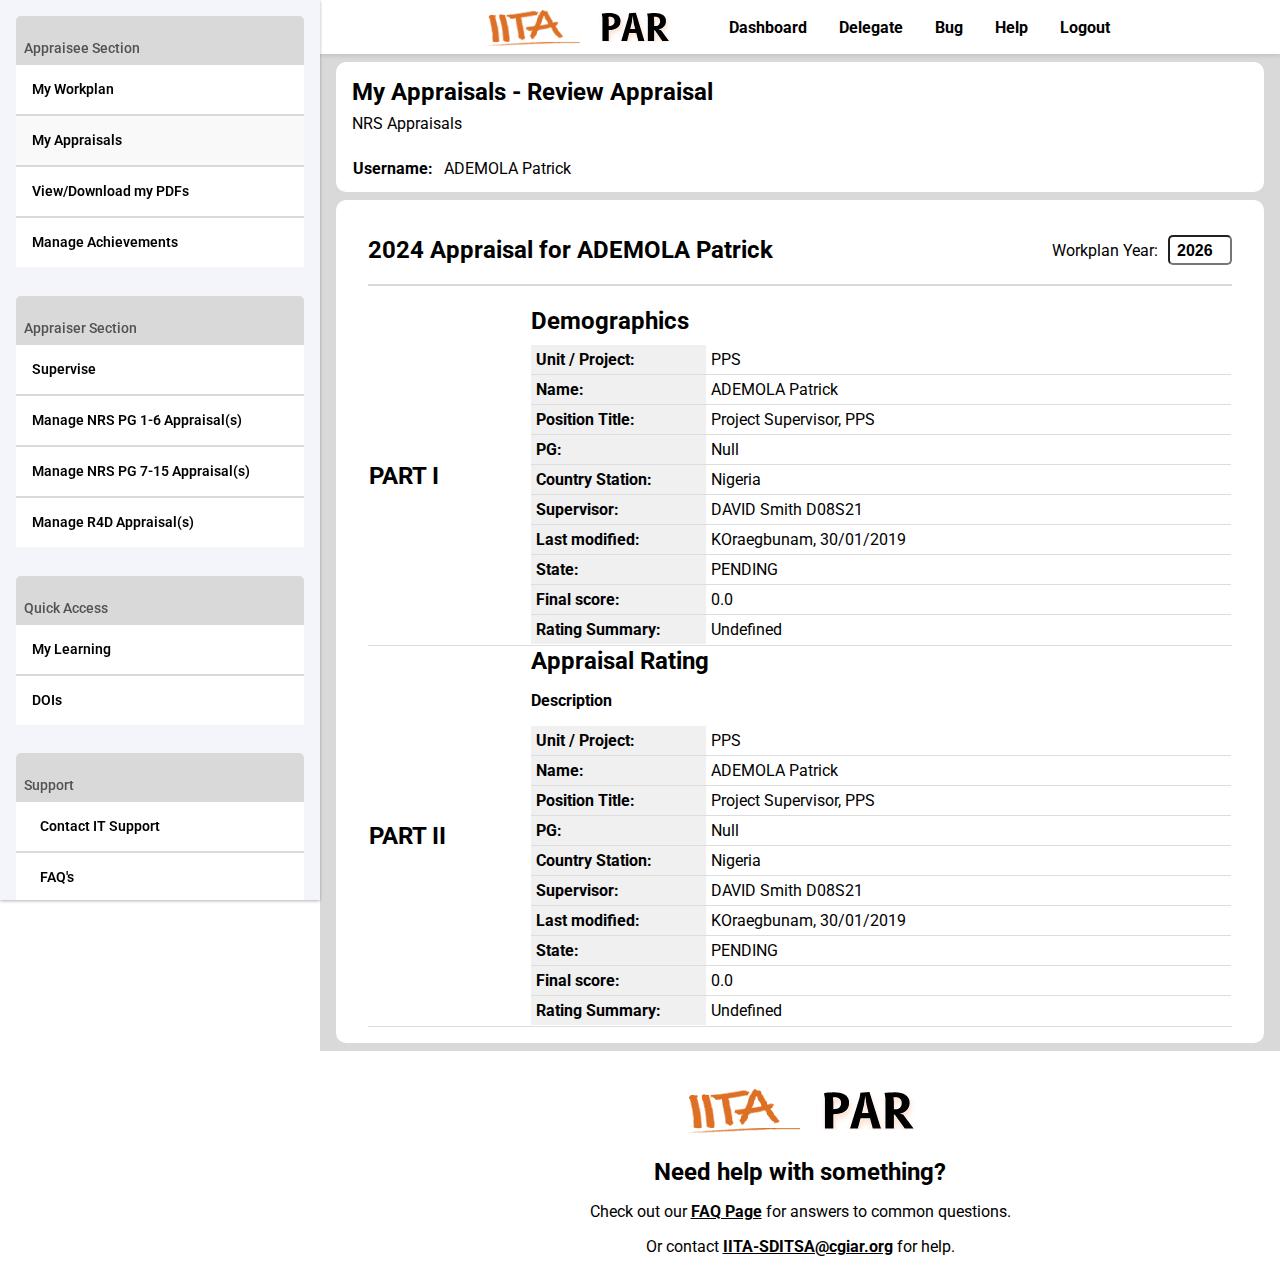
<file: nrs-reviewappraisal.html>
<!DOCTYPE html>
<html lang="en">
  <head>
    <meta charset="UTF-8" />
    <meta name="viewport" content="width=device-width, initial-scale=1.0" />
    <link rel="stylesheet" href="https://cdnjs.cloudflare.com/ajax/libs/font-awesome/6.5.2/css/all.min.css" integrity="sha512-SnH5WK+bZxgPHs44uWIX+LLJAJ9/2PkPKZ5QiAj6Ta86w+fsb2TkcmfRyVX3pBnMFcV7oQPJkl9QevSCWr3W6A==" crossorigin="anonymous" referrerpolicy="no-referrer" />
    <link rel="stylesheet" href="css/custom-styles.css" />
    <link rel="stylesheet" href="css/style.css" />
    <link rel="icon" href="assets/IITA-logo-01.svg" />
    <!-- For Year Picker -->
    <!-- <link href="https://www.jqueryscript.net/css/jquerysctipttop.css" rel="stylesheet" type="text/css"> -->
    <link rel="stylesheet" href="css/yearpicker.css" />
    <script src="https://code.jquery.com/jquery-3.3.1.slim.min.js" integrity="sha384-q8i/X+965DzO0rT7abK41JStQIAqVgRVzpbzo5smXKp4YfRvH+8abtTE1Pi6jizo" crossorigin="anonymous"></script>
    <title>Review Appraisal | PAR</title>
  </head>
  <body>
    <!-- Main Content Area -->
    <div class="main-content-area">
      <!-- Sidebar -->
      <aside class="sidebar">
        <nav>
          <ul class="appraisee">
            <p>Appraisee Section</p>
            <a href="nrs-workplan.html"><li>My Workplan</li></a>
            <a href="#"><li class="active">My Appraisals</li></a>
            <a href="nrs-viewpdfs.html"><li>View/Download my PDFs</li></a>
            <a href="#"><li>Manage Achievements</li></a>
          </ul>
          <ul class="appraiser">
            <p>Appraiser Section</p>
            <a href="#"><li>Supervise</li></a>
            <a href="#"><li>Manage NRS PG 1-6 Appraisal(s)</li></a>
            <a href="#"><li>Manage NRS PG 7-15 Appraisal(s)</li></a>
            <a href="#"><li>Manage R4D Appraisal(s)</li></a>
          </ul>
          <ul class="quick-access">
            <p>Quick Access</p>
            <a href="#"><li>My Learning</li></a>
            <a href="#"><li>DOIs</li></a>
          </ul>
          <ul class="support">
            <p>Support</p>
            <a href="#"
              ><li><i class="fa-sharp fa-regular fa-envelope"></i>Contact IT Support</li></a
            >
            <a href="#"
              ><li><i class="fa-regular fa-circle-question"></i>FAQ's</li></a
            >
            <a href="#">
              <li>
                <div class="feedback-div">
                  <i class="fa-regular fa-comment-dots"></i>Help us make PAR better
                  <div class="feedback-image-div">
                    <img src="assets/par-mockup-1.png" alt="PAR Mockup" />
                    <p>Share your feedback</p>
                  </div>
                </div>
              </li>
            </a>
            <a href="login.html"
              ><li><i class="fa-solid fa-arrow-right-to-bracket"></i>Logout</li></a
            >
          </ul>

          <div class="user-profile">
            <!-- Placeholder: user info: image, name, category -->
            <img src="assets/user-image.png" alt="" class="user-image" />
            <div class="user-info">
              <p class="user-name">ADEMOLA Patrick</p>
              <p class="user-category">NRS Professional</p>
            </div>
          </div>
        </nav>
      </aside>

      <!-- Content Area -->
      <section class="content-area">
        <!-- Header -->
        <header class="header">
          <div class="flex-center header-logos">
            <img class="iita-logo header-logo" src="assets/IITA-logo-1.png" alt="IITA logo" />
            <img src="assets/PAR-logo.svg" alt="PAR Logo" class="par-logo" />
          </div>
          <nav class="header-nav">
            <!-- Placeholder: ONLY the current page should have the class "active". -->
            <a href="index.html"><p>Dashboard</p></a>
            <a href="#"><p>Delegate</p></a>
            <a href="#"><p>Bug</p></a>
            <a href="#"><p>Help</p></a>
            <a href="login.html"><p>Logout</p></a>
          </nav>
        </header>

        <div class="content content-header">
          <div class="header-info">
            <h2>My Appraisals - Review Appraisal</h2>
            <p>NRS Appraisals</p>
            <table>
              <tr>
                <th>Username:</th>
                <td>ADEMOLA Patrick</td>
              </tr>
            </table>
          </div>
        </div>

        <div class="padding-2rem-lr main-div content flex flex-column flex-start">
          <div class="width-100 flex flex-btw border-btm-g">
            <h2>2024 Appraisal for ADEMOLA Patrick</h2>
            <div class="year-picker-div">
              <span>Workplan Year:</span>
              <div class="relative inline"><input type="text" class="box-shadow yearpicker" value="" readonly /></div>
            </div>
          </div>
          <table class="main-table">
            <tr>
              <td><h2>PART I</h2></td>
              <td>
                <h2>Demographics</h2>
                <table class="nested-table">
                  <tr>
                    <th>Unit / Project:</th>
                    <td>PPS</td>
                  </tr>
                  <tr>
                    <th>Name:</th>
                    <td>ADEMOLA Patrick</td>
                  </tr>
                  <tr>
                    <th>Position Title:</th>
                    <td>Project Supervisor, PPS</td>
                  </tr>
                  <tr>
                    <th>PG:</th>
                    <td>Null</td>
                  </tr>
                  <tr>
                    <th>Country Station:</th>
                    <td>Nigeria</td>
                  </tr>
                  <tr>
                    <th>Supervisor:</th>
                    <td>DAVID Smith D08S21</td>
                  </tr>
                  <tr>
                    <th>Last modified:</th>
                    <td>KOraegbunam, 30/01/2019</td>
                  </tr>
                  <tr>
                    <th>State:</th>
                    <td>PENDING</td>
                  </tr>
                  <tr>
                    <th>Final score:</th>
                    <td>0.0</td>
                  </tr>
                  <tr>
                    <th>Rating Summary:</th>
                    <td>Undefined</td>
                  </tr>
                </table>
              </td>
            </tr>
            <tr>
                <td><h2>PART II</h2></td>
                <td>
                  <h2>Appraisal Rating</h2>
                  <p class="bold">Description</p>
                  <table class="nested-table">
                    <tr>
                      <th>Unit / Project:</th>
                      <td>PPS</td>
                    </tr>
                    <tr>
                      <th>Name:</th>
                      <td>ADEMOLA Patrick</td>
                    </tr>
                    <tr>
                      <th>Position Title:</th>
                      <td>Project Supervisor, PPS</td>
                    </tr>
                    <tr>
                      <th>PG:</th>
                      <td>Null</td>
                    </tr>
                    <tr>
                      <th>Country Station:</th>
                      <td>Nigeria</td>
                    </tr>
                    <tr>
                      <th>Supervisor:</th>
                      <td>DAVID Smith D08S21</td>
                    </tr>
                    <tr>
                      <th>Last modified:</th>
                      <td>KOraegbunam, 30/01/2019</td>
                    </tr>
                    <tr>
                      <th>State:</th>
                      <td>PENDING</td>
                    </tr>
                    <tr>
                      <th>Final score:</th>
                      <td>0.0</td>
                    </tr>
                    <tr>
                      <th>Rating Summary:</th>
                      <td>Undefined</td>
                    </tr>
                  </table>
                </td>
              </tr>
          </table>          
        </div>
        
        <!-- Footer -->
        <footer class="footer">
          <div class="flex-center footer-logos">
            <img src="assets/IITA-logo-1.png" alt="IITA logo" />
            <img src="assets/PAR-logo.svg" alt="PAR Logo" />
          </div>
          <div class="help-div">
            <h2>Need help with something?</h2>
            <p>
              Check out our <strong><a href="">FAQ Page</a></strong> for answers to common questions.
            </p>
            <p>
              Or contact <strong><a href="mailto:IITA-SDITSA@cgiar.org">IITA-SDITSA@cgiar.org</a></strong> for help.
            </p>
          </div>
        </footer>
      </section>
    </div>
  </body>
  <script src="js/yearpicker.js"></script>
  <script>
    $(".yearpicker").yearpicker();
  </script>
</html>
</file>
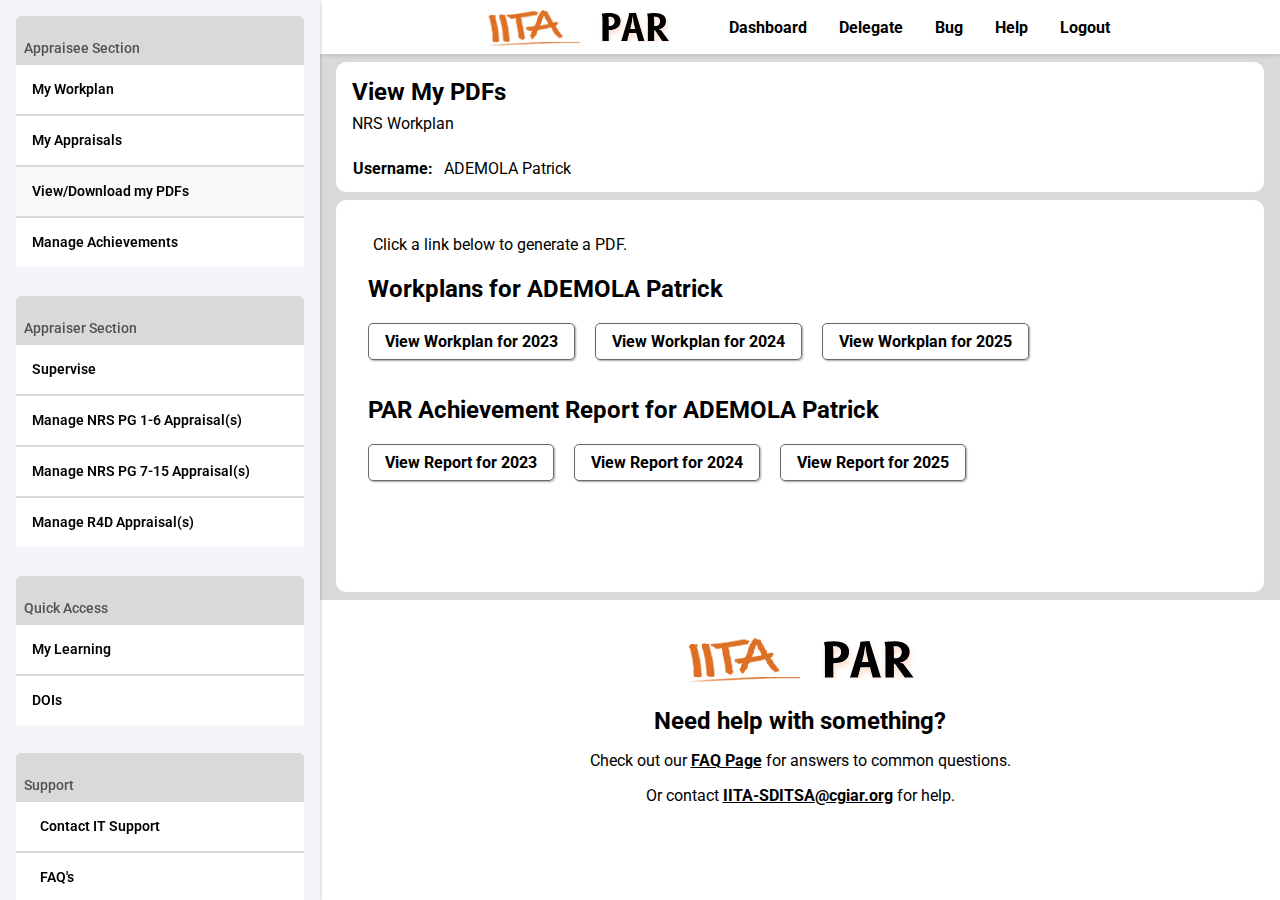
<file: nrs-viewpdfs.html>
<!DOCTYPE html>
<html lang="en">
  <head>
    <meta charset="UTF-8" />
    <meta name="viewport" content="width=device-width, initial-scale=1.0" />
    <link rel="stylesheet" href="https://cdnjs.cloudflare.com/ajax/libs/font-awesome/6.5.2/css/all.min.css" integrity="sha512-SnH5WK+bZxgPHs44uWIX+LLJAJ9/2PkPKZ5QiAj6Ta86w+fsb2TkcmfRyVX3pBnMFcV7oQPJkl9QevSCWr3W6A==" crossorigin="anonymous" referrerpolicy="no-referrer" />
    <link rel="stylesheet" href="css/custom-styles.css" />
    <link rel="stylesheet" href="css/style.css" />
    <link rel="icon" href="assets/IITA-logo-01.svg" />
    <!-- For Year Picker -->
    <!-- <link href="https://www.jqueryscript.net/css/jquerysctipttop.css" rel="stylesheet" type="text/css"> -->
    <link rel="stylesheet" href="css/yearpicker.css" />
    <script src="https://code.jquery.com/jquery-3.3.1.slim.min.js" integrity="sha384-q8i/X+965DzO0rT7abK41JStQIAqVgRVzpbzo5smXKp4YfRvH+8abtTE1Pi6jizo" crossorigin="anonymous"></script>
    <title>View My PDFs | PAR</title>
  </head>
  <body>
    <!-- Main Content Area -->
    <div class="main-content-area">
      <!-- Sidebar -->
      <aside class="sidebar">
        <nav>
          <ul class="appraisee">
            <p>Appraisee Section</p>
            <a href="nrs-workplan.html"><li>My Workplan</li></a>
            <a href="nrs-appraisals.html"><li>My Appraisals</li></a>
            <a href="#"><li class="active">View/Download my PDFs</li></a>
            <a href="#"><li>Manage Achievements</li></a>
          </ul>
          <ul class="appraiser">
            <p>Appraiser Section</p>
            <a href="#"><li>Supervise</li></a>
            <a href="#"><li>Manage NRS PG 1-6 Appraisal(s)</li></a>
            <a href="#"><li>Manage NRS PG 7-15 Appraisal(s)</li></a>
            <a href="#"><li>Manage R4D Appraisal(s)</li></a>
          </ul>
          <ul class="quick-access">
            <p>Quick Access</p>
            <a href="#"><li>My Learning</li></a>
            <a href="#"><li>DOIs</li></a>
          </ul>
          <ul class="support">
            <p>Support</p>
            <a href="#"
              ><li><i class="fa-sharp fa-regular fa-envelope"></i>Contact IT Support</li></a
            >
            <a href="#"
              ><li><i class="fa-regular fa-circle-question"></i>FAQ's</li></a
            >
            <a href="#">
              <li>
                <div class="feedback-div">
                  <i class="fa-regular fa-comment-dots"></i>Help us make PAR better
                  <div class="feedback-image-div">
                    <img src="assets/par-mockup-1.png" alt="PAR Mockup" />
                    <p>Share your feedback</p>
                  </div>
                </div>
              </li>
            </a>
            <a href="login.html"
              ><li><i class="fa-solid fa-arrow-right-to-bracket"></i>Logout</li></a
            >
          </ul>

          <div class="user-profile">
            <!-- Placeholder: user info: image, name, category -->
            <img src="assets/user-image.png" alt="" class="user-image" />
            <div class="user-info">
              <p class="user-name">ADEMOLA Patrick</p>
              <p class="user-category">NRS Professional</p>
            </div>
          </div>
        </nav>
      </aside>

      <!-- Content Area -->
      <section class="content-area">
        <!-- Header -->
        <header class="header">
          <div class="flex-center header-logos">
            <img class="iita-logo header-logo" src="assets/IITA-logo-1.png" alt="IITA logo" />
            <img src="assets/PAR-logo.svg" alt="PAR Logo" class="par-logo" />
          </div>
          <nav class="header-nav">
            <!-- Placeholder: ONLY the current page should have the class "active". -->
            <a href="index.html"><p>Dashboard</p></a>
            <a href="#"><p>Delegate</p></a>
            <a href="#"><p>Bug</p></a>
            <a href="#"><p>Help</p></a>
            <a href="login.html"><p>Logout</p></a>
          </nav>
        </header>

        <div class="content content-header">
          <div class="header-info">
            <h2>View My PDFs</h2>
            <p>NRS Workplan</p>
            <table>
              <tr>
                <th>Username:</th>
                <td>ADEMOLA Patrick</td>
              </tr>
            </table>
          </div>
        </div>

        <div class="padding-2rem-lr main-div content flex flex-column flex-start">
            <div class="margin-btm-1">
                <p><i class="note-icon margin-right-5 primary-color fa-regular fa-lightbulb"></i> Click a link below to generate a PDF.</p>
                <h2>Workplans for ADEMOLA Patrick</h2>
                <div class="flex-start flex-gap-20 bold">
                    <a class="custom-button" href="">View Workplan for 2023</a>
                    <a class="custom-button" href="">View Workplan for 2024</a>
                    <a class="custom-button" href="">View Workplan for 2025</a>
                </div>
            </div>
            <div>
                <h2>PAR Achievement Report for ADEMOLA Patrick</h2>
                <div class="flex-start flex-gap-20 bold">
                    <a class="custom-button" href="">View Report for 2023</a>
                    <a class="custom-button" href="">View Report for 2024</a>
                    <a class="custom-button" href="">View Report for 2025</a>
                </div>
            </div>
          </div>

        <!-- Footer -->
        <footer class="footer">
          <div class="flex-center footer-logos">
            <img src="assets/IITA-logo-1.png" alt="IITA logo" />
            <img src="assets/PAR-logo.svg" alt="PAR Logo" />
          </div>
          <div class="help-div">
            <h2>Need help with something?</h2>
            <p>
              Check out our <strong><a href="">FAQ Page</a></strong> for answers to common questions.
            </p>
            <p>
              Or contact <strong><a href="mailto:IITA-SDITSA@cgiar.org">IITA-SDITSA@cgiar.org</a></strong> for help.
            </p>
          </div>
        </footer>
      </section>
    </div>
  </body>
  <script src="js/yearpicker.js"></script>
  <script>
    $(".yearpicker").yearpicker();
  </script>
</html>
</file>
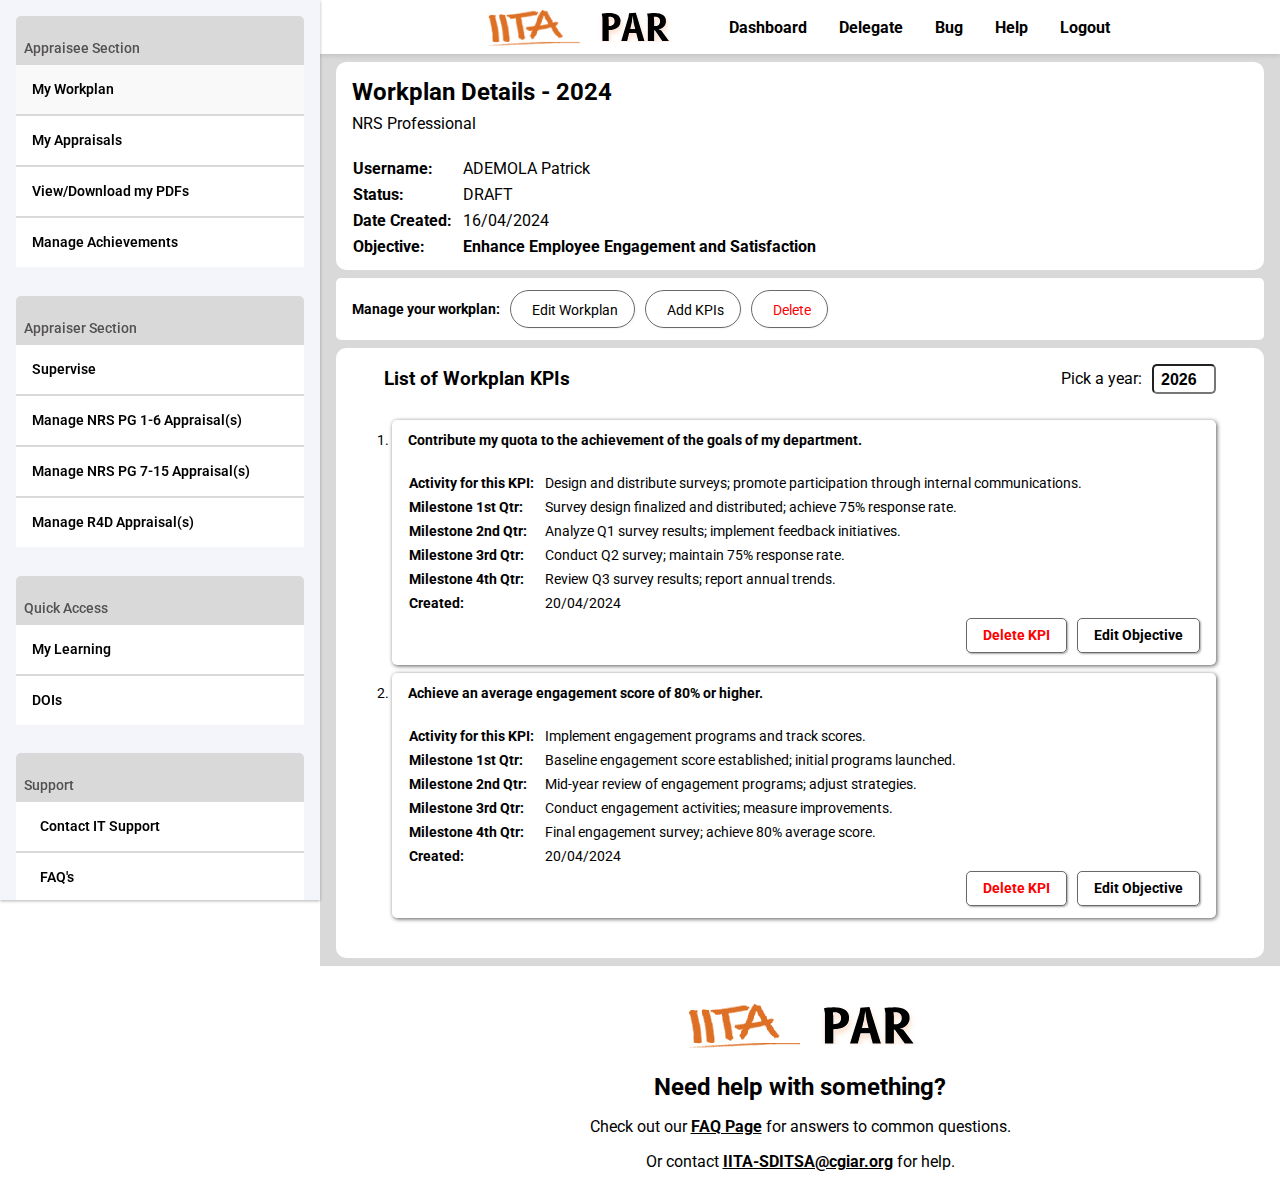
<file: nrs-workplan-details.html>
<!DOCTYPE html>
<html lang="en">
  <head>
    <meta charset="UTF-8" />
    <meta name="viewport" content="width=device-width, initial-scale=1.0" />
    <link rel="stylesheet" href="https://cdnjs.cloudflare.com/ajax/libs/font-awesome/6.5.2/css/all.min.css" integrity="sha512-SnH5WK+bZxgPHs44uWIX+LLJAJ9/2PkPKZ5QiAj6Ta86w+fsb2TkcmfRyVX3pBnMFcV7oQPJkl9QevSCWr3W6A==" crossorigin="anonymous" referrerpolicy="no-referrer" />
    <link rel="stylesheet" href="css/custom-styles.css" />
    <link rel="stylesheet" href="css/style.css" />
    <link rel="icon" href="assets/IITA-logo-01.svg" />
    <!-- For Year Picker -->
    <link rel="stylesheet" href="css/yearpicker.css" />
    <script src="https://code.jquery.com/jquery-3.3.1.slim.min.js" integrity="sha384-q8i/X+965DzO0rT7abK41JStQIAqVgRVzpbzo5smXKp4YfRvH+8abtTE1Pi6jizo" crossorigin="anonymous"></script>
    <title>Workplan Details | PAR</title>
  </head>
  <body>
    <!-- Main Content Area -->
    <div class="main-content-area">
      <!-- Sidebar -->
      <aside class="sidebar">
        <nav>
          <ul class="appraisee">
            <p>Appraisee Section</p>
            <a href="nrs-workplan.html"><li class="active">My Workplan</li></a>
            <a href="nrs-appraisals.html"><li>My Appraisals</li></a>
            <a href="nrs-viewpdfs.html"><li>View/Download my PDFs</li></a>
            <a href="#"><li>Manage Achievements</li></a>
          </ul>
          <ul class="appraiser">
            <p>Appraiser Section</p>
            <a href="#"><li>Supervise</li></a>
            <a href="#"><li>Manage NRS PG 1-6 Appraisal(s)</li></a>
            <a href="#"><li>Manage NRS PG 7-15 Appraisal(s)</li></a>
            <a href="#"><li>Manage R4D Appraisal(s)</li></a>
          </ul>
          <ul class="quick-access">
            <p>Quick Access</p>
            <a href="#"><li>My Learning</li></a>
            <a href="#"><li>DOIs</li></a>
          </ul>
          <ul class="support">
            <p>Support</p>
            <a href="#"
              ><li><i class="fa-sharp fa-regular fa-envelope"></i>Contact IT Support</li></a
            >
            <a href="#"
              ><li><i class="fa-regular fa-circle-question"></i>FAQ's</li></a
            >
            <a href="#">
              <li>
                <div class="feedback-div">
                  <i class="fa-regular fa-comment-dots"></i>Help us make PAR better
                  <div class="feedback-image-div">
                    <img src="assets/par-mockup-1.png" alt="PAR Mockup" />
                    <p>Share your feedback</p>
                  </div>
                </div>
              </li>
            </a>
            <a href="login.html"
              ><li><i class="fa-solid fa-arrow-right-to-bracket"></i>Logout</li></a
            >
          </ul>

          <div class="user-profile">
            <!-- Placeholder: user info: image, name, category -->
            <img src="assets/user-image.png" alt="" class="user-image" />
            <div class="user-info">
              <p class="user-name">ADEMOLA Patrick</p>
              <p class="user-category">NRS Professional</p>
            </div>
          </div>
        </nav>
      </aside>

      <!-- Content Area -->
      <section class="content-area">
        <!-- Header -->
        <header class="header">
          <div class="flex-center header-logos">
            <img class="iita-logo header-logo" src="assets/IITA-logo-1.png" alt="IITA logo" />
            <img src="assets/PAR-logo.svg" alt="PAR Logo" class="par-logo" />
          </div>
          <nav class="header-nav">
            <!-- Placeholder: ONLY the current page should have the class "active". -->
            <a href="index.html"><p>Dashboard</p></a>
            <a href="#"><p>Delegate</p></a>
            <a href="#"><p>Bug</p></a>
            <a href="#"><p>Help</p></a>
            <a href="login.html"><p>Logout</p></a>
          </nav>
        </header>

        <div class="content content-header">
          <div class="header-info">
            <h2>Workplan Details - 2024</h2>
            <p>NRS Professional</p>
          </div>
          <table>
            <tr>
              <th>Username:</th>
              <td>ADEMOLA Patrick</td>
            </tr>
            <tr>
              <th>Status:</th>
              <td>DRAFT</td>
            </tr>
            <tr>
              <th>Date Created:</th>
              <td>16/04/2024</td>
            </tr>
            <tr>
              <th>Objective:</th>
              <td class="bold">Enhance Employee Engagement and Satisfaction</td>
            </tr>
          </table>
        </div>

        <div class="content actions-div">
          <p class="bold">Manage your workplan:</p>
          <div class="actions">
            <a href="nrs-editworkplan.html"
              ><i class="fa-regular fa-pen-to-square"></i>
              <p>Edit Workplan</p></a
            >
            <a href="nrs-addkpi.html"
              ><i class="fa-regular fa-square-plus"></i>
              <p>Add KPIs</p></a
            >
            <a class="red-button" href="nrs-workplan.html"
              ><i class="fa-regular fa-trash-can"></i>
              <p>Delete</p></a
            >
          </div>
        </div>

        <div class="content container">
          <div class="container-top">
            <h3>List of Workplan KPIs</h3>
            <div class="year-picker-div">
              <span>Pick a year:</span>
              <div class="relative inline"><input type="text" class="box-shadow yearpicker" value="" readonly /></div>
            </div>
          </div>
          <div class="container-content container-content-kpi flex">
            <ol class="width-100">
              <li class="container-border">
                <p>Contribute my quota to the achievement of the goals of my department.</p>
                <table>
                  <tr>
                    <th>Activity for this KPI:</th>
                    <td>Design and distribute surveys; promote participation through internal communications.</td>
                  </tr>
                  <tr>
                    <th>Milestone 1st Qtr:</th>
                    <td>Survey design finalized and distributed; achieve 75% response rate.</td>
                  </tr>
                  <tr>
                    <th>Milestone 2nd Qtr:</th>
                    <td>Analyze Q1 survey results; implement feedback initiatives.</td>
                  </tr>
                  <tr>
                    <th>Milestone 3rd Qtr:</th>
                    <td>Conduct Q2 survey; maintain 75% response rate.</td>
                  </tr>
                  <tr>
                    <th>Milestone 4th Qtr:</th>
                    <td>Review Q3 survey results; report annual trends.</td>
                  </tr>
                  <tr>
                    <th>Created:</th>
                    <td>20/04/2024</td>
                  </tr>
                </table>
                <div class="bold flex-end flex-gap-10">
                  <a class="custom-button red-button" href="">Delete KPI</a>
                  <a class="custom-button" href="">Edit Objective</a>
                </div>
              </li>
              <li class="container-border">
                <p>Achieve an average engagement score of 80% or higher.</p>
                <table>
                  <tr>
                    <th>Activity for this KPI:</th>
                    <td>Implement engagement programs and track scores.</td>
                  </tr>
                  <tr>
                    <th>Milestone 1st Qtr:</th>
                    <td>Baseline engagement score established; initial programs launched.</td>
                  </tr>
                  <tr>
                    <th>Milestone 2nd Qtr:</th>
                    <td>Mid-year review of engagement programs; adjust strategies.</td>
                  </tr>
                  <tr>
                    <th>Milestone 3rd Qtr:</th>
                    <td>Conduct engagement activities; measure improvements.</td>
                  </tr>
                  <tr>
                    <th>Milestone 4th Qtr:</th>
                    <td>Final engagement survey; achieve 80% average score.</td>
                  </tr>
                  <tr>
                    <th>Created:</th>
                    <td>20/04/2024</td>
                  </tr>
                </table>
                <div class="bold flex-end flex-gap-10">
                  <a class="custom-button red-button" href="">Delete KPI</a>
                  <a class="custom-button" href="">Edit Objective</a>
                </div>
              </li>
            </ol>
          </div>
        </div>

        <!-- Footer -->
        <footer class="footer">
          <div class="flex-center footer-logos">
            <img src="assets/IITA-logo-1.png" alt="IITA logo" />
            <img src="assets/PAR-logo.svg" alt="PAR Logo" />
          </div>
          <div class="help-div">
            <h2>Need help with something?</h2>
            <p>
              Check out our <strong><a href="">FAQ Page</a></strong> for answers to common questions.
            </p>
            <p>
              Or contact <strong><a href="mailto:IITA-SDITSA@cgiar.org">IITA-SDITSA@cgiar.org</a></strong> for help.
            </p>
          </div>
        </footer>
      </section>
    </div>
  </body>
  <script src="js/yearpicker.js"></script>
  <script>
    $(".yearpicker").yearpicker();
  </script>
</html>
</file>
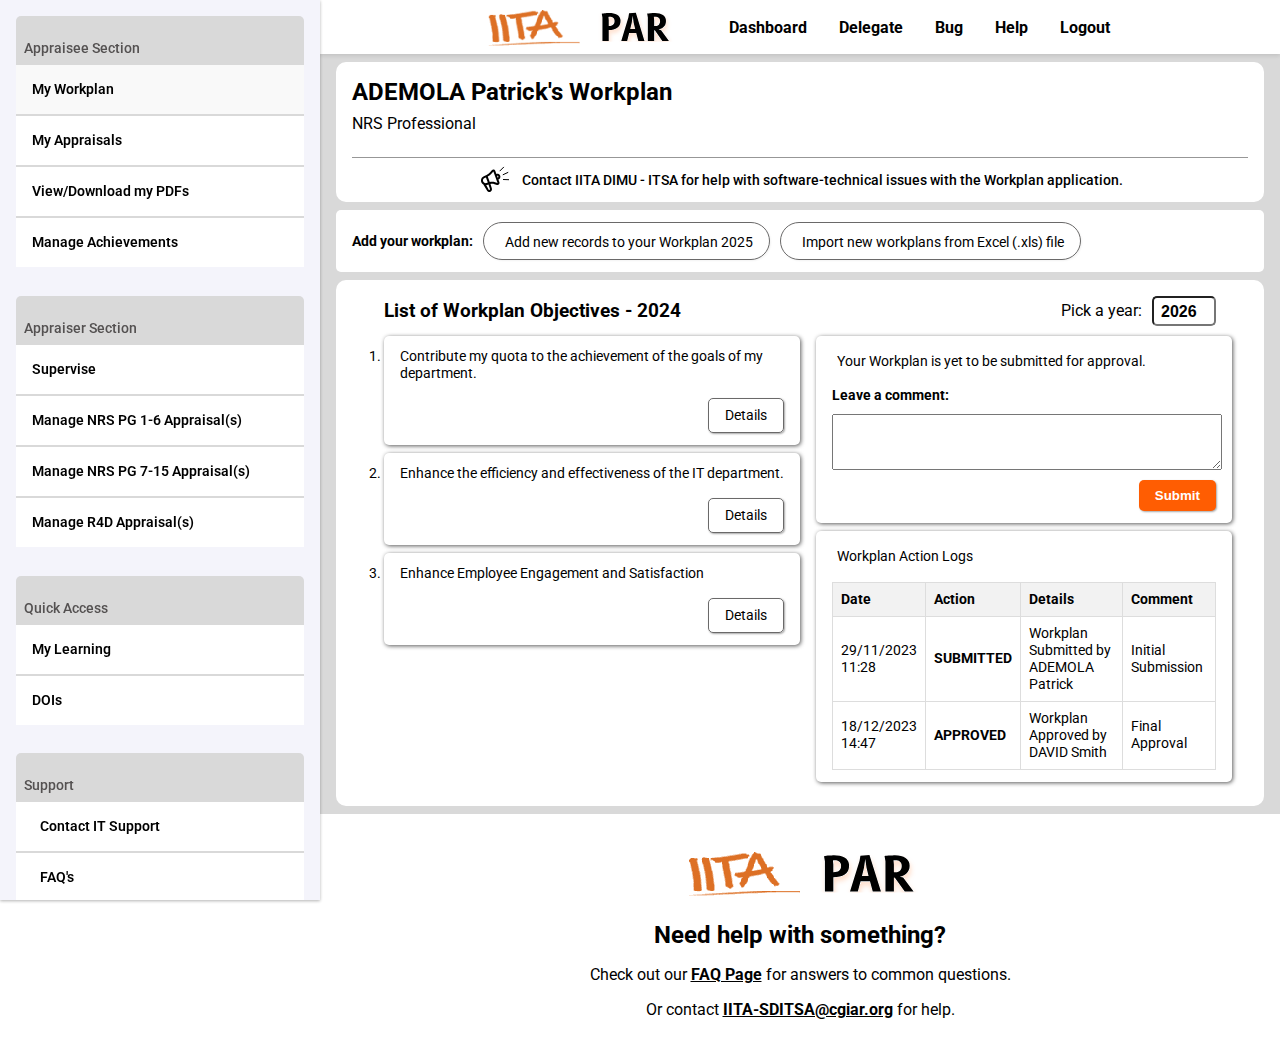
<file: nrs-workplan.html>
<!DOCTYPE html>
<html lang="en">
  <head>
    <meta charset="UTF-8" />
    <meta name="viewport" content="width=device-width, initial-scale=1.0" />
    <link rel="stylesheet" href="https://cdnjs.cloudflare.com/ajax/libs/font-awesome/6.5.2/css/all.min.css" integrity="sha512-SnH5WK+bZxgPHs44uWIX+LLJAJ9/2PkPKZ5QiAj6Ta86w+fsb2TkcmfRyVX3pBnMFcV7oQPJkl9QevSCWr3W6A==" crossorigin="anonymous" referrerpolicy="no-referrer" />
    <link rel="stylesheet" href="css/custom-styles.css" />
    <link rel="stylesheet" href="css/style.css" />
    <link rel="icon" href="assets/IITA-logo-01.svg" />
    <!-- For Year Picker -->
    <!-- <link href="https://www.jqueryscript.net/css/jquerysctipttop.css" rel="stylesheet" type="text/css"> -->
    <link rel="stylesheet" href="css/yearpicker.css" />
    <script src="https://code.jquery.com/jquery-3.3.1.slim.min.js" integrity="sha384-q8i/X+965DzO0rT7abK41JStQIAqVgRVzpbzo5smXKp4YfRvH+8abtTE1Pi6jizo" crossorigin="anonymous"></script>
    <title>My Workplan | PAR</title>
  </head>
  <body>
    <!-- Main Content Area -->
    <div class="main-content-area">
      <!-- Sidebar -->
      <aside class="sidebar">
        <nav>
          <ul class="appraisee">
            <p>Appraisee Section</p>
            <a href="#"><li class="active">My Workplan</li></a>
            <a href="nrs-appraisals.html"><li>My Appraisals</li></a>
            <a href="nrs-viewpdfs.html"><li>View/Download my PDFs</li></a>
            <a href="#"><li>Manage Achievements</li></a>
          </ul>
          <ul class="appraiser">
            <p>Appraiser Section</p>
            <a href="#"><li>Supervise</li></a>
            <a href="#"><li>Manage NRS PG 1-6 Appraisal(s)</li></a>
            <a href="#"><li>Manage NRS PG 7-15 Appraisal(s)</li></a>
            <a href="#"><li>Manage R4D Appraisal(s)</li></a>
          </ul>
          <ul class="quick-access">
            <p>Quick Access</p>
            <a href="#"><li>My Learning</li></a>
            <a href="#"><li>DOIs</li></a>
          </ul>
          <ul class="support">
            <p>Support</p>
            <a href="#"
              ><li><i class="fa-sharp fa-regular fa-envelope"></i>Contact IT Support</li></a
            >
            <a href="#"
              ><li><i class="fa-regular fa-circle-question"></i>FAQ's</li></a
            >
            <a href="#">
              <li>
                <div class="feedback-div">
                  <i class="fa-regular fa-comment-dots"></i>Help us make PAR better
                  <div class="feedback-image-div">
                    <img src="assets/par-mockup-1.png" alt="PAR Mockup" />
                    <p>Share your feedback</p>
                  </div>
                </div>
              </li>
            </a>
            <a href="login.html"
              ><li><i class="fa-solid fa-arrow-right-to-bracket"></i>Logout</li></a
            >
          </ul>

          <div class="user-profile">
            <!-- Placeholder: user info: image, name, category -->
            <img src="assets/user-image.png" alt="" class="user-image" />
            <div class="user-info">
              <p class="user-name">ADEMOLA Patrick</p>
              <p class="user-category">NRS Professional</p>
            </div>
          </div>
        </nav>
      </aside>

      <!-- Content Area -->
      <section class="content-area">
        <!-- Header -->
        <header class="header">
          <div class="flex-center header-logos">
            <img class="iita-logo header-logo" src="assets/IITA-logo-1.png" alt="IITA logo" />
            <img src="assets/PAR-logo.svg" alt="PAR Logo" class="par-logo" />
          </div>
          <nav class="header-nav">
            <!-- Placeholder: ONLY the current page should have the class "active". -->
            <a href="index.html"><p>Dashboard</p></a>
            <a href="#"><p>Delegate</p></a>
            <a href="#"><p>Bug</p></a>
            <a href="#"><p>Help</p></a>
            <a href="login.html"><p>Logout</p></a>
          </nav>
        </header>

        <div class="content content-header">
          <div class="header-info">
            <h2>ADEMOLA Patrick's Workplan</h2>
            <p>NRS Professional</p>
          </div>
          <p class="announcement header-info-announcement"><img src="assets/megaphone.svg" alt="" /> Contact IITA DIMU - ITSA for help with software-technical issues with the Workplan application.</p>
        </div>

        <div class="content actions-div">
          <p class="bold">Add your workplan:</p>
          <div class="actions">
            <a href="nrs-addnewrecord.html"
              ><i class="fa-regular fa-pen-to-square"></i>
              <p>Add new records to your Workplan 2025</p></a
            >
            <a href="nrs-importfile.html"
              ><i class="fa-solid fa-arrow-up-from-bracket"></i>
              <p>Import new workplans from Excel (.xls) file</p></a
            >
          </div>
        </div>

        <div class="content container">
          <div class="container-top">
            <h3>List of Workplan Objectives - 2024</h3>
            <div class="year-picker-div">
              <span>Pick a year:</span>
              <div class="relative inline"><input type="text" class="box-shadow yearpicker" value="" readonly /></div>
            </div>
          </div>
          <div class="container-content flex">
            <ol class="container-left">
              <li class="container-border">
                <p>Contribute my quota to the achievement of the goals of my department.</p>
                <div class="flex-end"><a class="custom-button" href="nrs-workplan-details.html">Details</a></div>
              </li>
              <li class="container-border">
                <p>Enhance the efficiency and effectiveness of the IT department.</p>
                <div class="flex-end"><a class="custom-button" href="nrs-workplan-details.html">Details</a></div>
              </li>
              <li class="container-border">
                <p>Enhance Employee Engagement and Satisfaction</p>
                <div class="flex-end"><a class="custom-button" href="nrs-workplan-details.html">Details</a></div>
              </li>
            </ol>

            <div class="container-right">
              <div class="container-border">
                <p><i class="note-icon margin-right-5 primary-color fa-regular fa-lightbulb"></i> Your Workplan is yet to be submitted for approval.</p>
                <form class="form-div" action="your-server-endpoint" method="post">
                  <label for="comment">Leave a comment:</label>
                  <textarea name="comment" id="comment"></textarea>
                  <div class="flex-end flex-gap-10">
                    <button type="submit" class="custom-button submit-button">Submit</button>
                  </div>
                </form>
              </div>
              <div class="container-border">
                <p><i class="note-icon margin-right-5 primary-color fa-regular fa-lightbulb"></i> Workplan Action Logs</p>
                <div class="action-logs">
                  <table>
                    <thead>
                      <tr>
                        <th>Date</th>
                        <th>Action</th>
                        <th>Details</th>
                        <th>Comment</th>
                      </tr>
                    </thead>
                    <tbody>
                      <tr>
                        <td>
                          29/11/2023 <br />
                          11:28
                        </td>
                        <td>SUBMITTED</td>
                        <td>Workplan Submitted by ADEMOLA Patrick</td>
                        <td>Initial Submission</td>
                      </tr>
                      <tr>
                        <td>
                          18/12/2023 <br />
                          14:47
                        </td>
                        <td>APPROVED</td>
                        <td>Workplan Approved by DAVID Smith</td>
                        <td>Final Approval</td>
                      </tr>
                    </tbody>
                  </table>
                </div>
              </div>
            </div>
          </div>
        </div>

        <!-- Footer -->
        <footer class="footer">
          <div class="flex-center footer-logos">
            <img src="assets/IITA-logo-1.png" alt="IITA logo" />
            <img src="assets/PAR-logo.svg" alt="PAR Logo" />
          </div>
          <div class="help-div">
            <h2>Need help with something?</h2>
            <p>
              Check out our <strong><a href="">FAQ Page</a></strong> for answers to common questions.
            </p>
            <p>
              Or contact <strong><a href="mailto:IITA-SDITSA@cgiar.org">IITA-SDITSA@cgiar.org</a></strong> for help.
            </p>
          </div>
        </footer>
      </section>
    </div>
  </body>
  <script src="js/yearpicker.js"></script>
  <script>
    $(".yearpicker").yearpicker();
  </script>
</html>
</file>
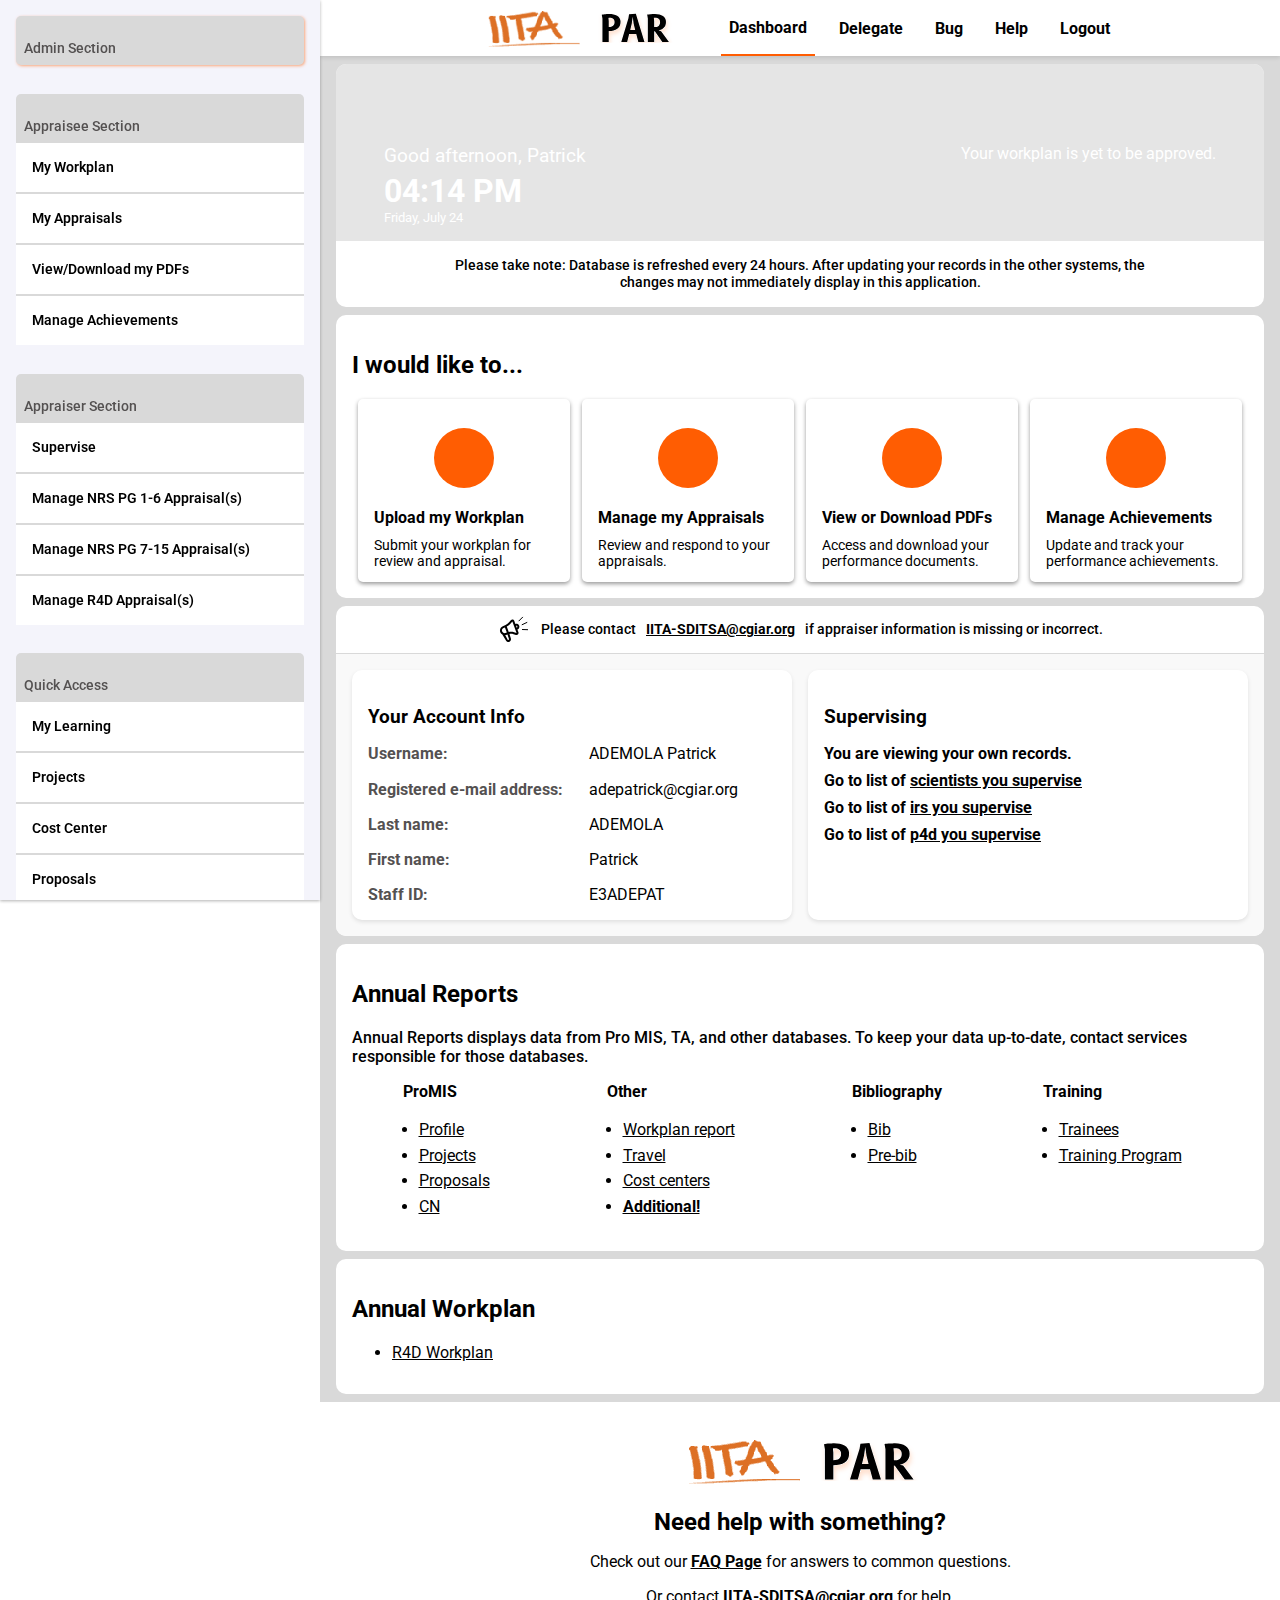
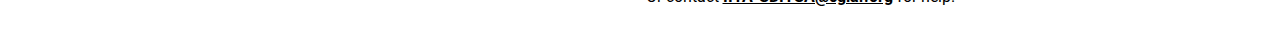
<file: r4d-dashboard.html>
<!DOCTYPE html>
<html lang="en">
  <head>
    <meta charset="UTF-8" />
    <meta name="viewport" content="width=device-width, initial-scale=1.0" />
    <link rel="stylesheet" href="https://cdnjs.cloudflare.com/ajax/libs/font-awesome/6.5.2/css/all.min.css" integrity="sha512-SnH5WK+bZxgPHs44uWIX+LLJAJ9/2PkPKZ5QiAj6Ta86w+fsb2TkcmfRyVX3pBnMFcV7oQPJkl9QevSCWr3W6A==" crossorigin="anonymous" referrerpolicy="no-referrer" />
    <link rel="stylesheet" href="css/custom-styles.css" />
    <link rel="stylesheet" href="css/style.css" />
    <link rel="icon" href="assets/IITA-logo-01.svg" />

    <script>
      // Function to update the greeting, time, and date
      function updateHeroContent() {
        const heroGreeting = document.querySelector(".hero-content-1 p");
        const heroTime = document.querySelector(".hero-content-1 h2");
        const heroDate = document.querySelector(".hero-content-1 p:nth-child(3)");

        const currentTime = new Date();
        const hours = currentTime.getHours();
        const minutes = currentTime.getMinutes();
        const formattedTime = currentTime.toLocaleTimeString([], { hour: "2-digit", minute: "2-digit" });
        const formattedDate = currentTime.toLocaleDateString([], { weekday: "long", month: "long", day: "numeric" });

        // Update the greeting based on the time of day
        let greeting;
        if (hours < 12) {
          greeting = "Good morning, Patrick";
        } else if (hours < 17) {
          greeting = "Good afternoon, Patrick";
        } else {
          greeting = "Good evening, Patrick";
        }

        heroGreeting.textContent = greeting;
        heroTime.textContent = formattedTime;
        heroDate.textContent = formattedDate;
      }

      // Call the function to update the hero content when the page loads
      window.onload = updateHeroContent;

      // Optionally, update the time every minute
      setInterval(updateHeroContent, 60000);
    </script>

    <title>PAR | Dashboard</title>
  </head>
  <body>
    <!-- Main Content Area -->
    <div class="main-content-area">
      <!-- Sidebar -->
      <aside class="sidebar">
        <nav>
          <ul class="admin">
            <p class="dropdown-toggle">Admin Section <i class="fa-solid fa-chevron-down"></i></p>
            <div class="dropdown-content">
              <a href="#"><li>Snapshots</li></a>
              <a href="#"><li>Workplans</li></a>
              <a href="#"><li>Programs</li></a>
              <a href="#"><li>ALL R4D Appraisals</li></a>
              <a href="#"><li>ALL P4D Scientists Appraisals</li></a>
              <a href="#"><li>ALL IRS Professionals Appraisals</li></a>
              <a href="#"><li>Deadlines</li></a>
              <a href="#"><li>Import Users</li></a>
              <a href="#"><li>MTP</li></a>
              <a href="#"><li>Query</li></a>
              <a href="#"><li>Delegate</li></a>
              <a href="#"><li>Notifications</li></a>
              <a href="#"><li>Administration</li></a>
            </div>
          </ul>
          <ul class="appraisee">
            <p>Appraisee Section</p>
            <a href="nrs-workplan.html"><li>My Workplan</li></a>
            <a href=""><li>My Appraisals</li></a>
            <a href="#"><li>View/Download my PDFs</li></a>
            <a href="#"><li>Manage Achievements</li></a>
          </ul>
          <ul class="appraiser">
            <p>Appraiser Section</p>
            <a href="#"><li>Supervise</li></a>
            <a href="#"><li>Manage NRS PG 1-6 Appraisal(s)</li></a>
            <a href="#"><li>Manage NRS PG 7-15 Appraisal(s)</li></a>
            <a href="#"><li>Manage R4D Appraisal(s)</li></a>
          </ul>
          <ul class="quick-access">
            <p>Quick Access</p>
            <a href="#"><li>My Learning</li></a>
            <a href="#"><li>Projects</li></a>
            <a href="#"><li>Cost Center</li></a>
            <a href="#"><li>Proposals</li></a>
            <a href="#"><li>DOIs</li></a>
          </ul>
          <ul class="support">
            <p>Support</p>
            <a href="#"
              ><li><i class="fa-sharp fa-regular fa-envelope"></i>Contact IT Support</li></a
            >
            <a href="#"
              ><li><i class="fa-regular fa-circle-question"></i>FAQ's</li></a
            >
            <a href="#">
              <li>
                <div class="feedback-div">
                  <i class="fa-regular fa-comment-dots"></i>Help us make PAR better
                  <div class="feedback-image-div">
                    <img src="assets/par-mockup-1.png" alt="PAR Mockup" />
                    <p>Share your feedback</p>
                  </div>
                </div>
              </li>
            </a>
            <a href="login.html"
              ><li><i class="fa-solid fa-arrow-right-to-bracket"></i>Logout</li></a
            >
          </ul>

          <div class="user-profile">
            <!-- Placeholder: user info: image, name, category -->
            <img src="assets/user-image.png" alt="" class="user-image" />
            <div class="user-info">
              <p class="user-name">ADEMOLA Patrick</p>
              <p class="user-category">NRS Professional</p>
            </div>
          </div>
        </nav>
      </aside>

      <!-- Content Area -->
      <section class="content-area">
        <!-- Header -->
        <header class="header">
          <div class="flex-center header-logos">
            <img class="iita-logo header-logo" src="assets/IITA-logo-1.png" alt="IITA logo" />
            <img src="assets/PAR-logo.svg" alt="PAR Logo" class="par-logo" />
          </div>
          <nav class="header-nav">
            <!-- Placeholder: ONLY the current page should have the class "active". -->
            <a class="active" href="#"><p>Dashboard</p></a>
            <a href="#"><p>Delegate</p></a>
            <a href="#"><p>Bug</p></a>
            <a href="#"><p>Help</p></a>
            <a href="login.html"><p>Logout</p></a>
          </nav>
        </header>

        <div class="content hero">
          <!-- Placeholder: background-image -->
          <div class="div-bg hero-content" style="background-image: url('https://images.unsplash.com/photo-1560493676-04071c5f467b?q=80&w=1974&auto=format&fit=crop&ixlib=rb-4.0.3&ixid=M3wxMjA3fDB8MHxwaG90by1wYWdlfHx8fGVufDB8fHx8fA%3D%3D')">
            <div class="hero-content-1">
              <!-- Placeholder: user-name -->
              <p>Good morning, Patrick</p>
              <h2>11:40 AM</h2>
              <p>Tuesday, July 11</p>
            </div>
            <div class="hero-content-2"><i class="fa-regular fa-bell"></i>Your workplan is yet to be approved.</div>
          </div>
          <!-- Placeholder: message to display -->
          <p class="announcement">Please take note: Database is refreshed every 24 hours. After updating your records in the other systems, the changes may not immediately display in this application.</p>
        </div>

        <div class="content">
          <h2>I would like to...</h2>
          <div class="dashboard-actions">
            <a href="">
              <div>
                <div class="icon-div flex-center"><i class="fa-solid fa-arrow-up-from-bracket"></i></div>
                <h4>Upload my Workplan</h4>
                <p>Submit your workplan for review and appraisal.</p>
              </div>
            </a>
            <a href="">
              <div>
                <div class="icon-div flex-center"><i class="fa-solid fa-file-pen"></i></div>
                <h4>Manage my Appraisals</h4>
                <p>Review and respond to your appraisals.</p>
              </div>
            </a>
            <a href="">
              <div>
                <div class="icon-div flex-center"><i class="fa-solid fa-file-pdf"></i></div>
                <h4>View or Download PDFs</h4>
                <p>Access and download your performance documents.</p>
              </div>
            </a>
            <a href="">
              <div>
                <div class="icon-div flex-center"><i class="fa-solid fa-list-check"></i></div>
                <h4>Manage Achievements</h4>
                <p>Update and track your performance achievements.</p>
              </div>
            </a>
          </div>
        </div>

        <div class="content content-2">
          <div class="border-bottom">
            <p class="announcement a-tag-pri">
              <img src="assets/megaphone.svg" alt="" />Please contact <strong><a href="mailto:IITA-SDITSA@cgiar.org">IITA-SDITSA@cgiar.org</a></strong> if appraiser information is missing or incorrect.
            </p>
          </div>
          <div class="content-2-1">
            <!-- Placeholder: user info and relevant div's -->
            <div class="account-info">
              <h3>Your Account Info</h3>
              <div class="account-details">
                <div class="labels">
                  <p>Username:</p>
                  <p>Registered e-mail address:</p>
                  <p>Last name:</p>
                  <p>First name:</p>
                  <p>Staff ID:</p>
                </div>
                <div class="values">
                  <p>ADEMOLA Patrick</p>
                  <p>adepatrick@cgiar.org</p>
                  <p>ADEMOLA</p>
                  <p>Patrick</p>
                  <p>E3ADEPAT</p>
                </div>
              </div>
            </div>
            <div class="supervising a-tag-pri">
              <h3>Supervising</h3>
              <p>You are viewing your own records.</p>
              <p>Go to list of <a href="">scientists you supervise</a></p>
              <p>Go to list of <a href="">irs you supervise</a></p>
              <p>Go to list of <a href="">p4d you supervise</a></p>
            </div>
          </div>
        </div>

        <div class="content content-3">
          <h2>Annual Reports</h2>
          <p>Annual Reports displays data from Pro MIS, TA, and other databases. To keep your data up-to-date, contact services responsible for those databases.</p>
          <div class="reports a-tag-pri">
            <div>
              <h4>ProMIS</h4>
              <ul>
                <li><a href="">Profile</a></li>
                <li><a href="">Projects</a></li>
                <li><a href="">Proposals</a></li>
                <li><a href="">CN</a></li>
              </ul>
            </div>
            <div>
              <h4>Other</h4>
              <ul>
                <li><a href="">Workplan report</a></li>
                <li><a href="">Travel</a></li>
                <li><a href="">Cost centers</a></li>
                <li class="bold"><a href="">Additional!</a></li>
              </ul>
            </div>
            <div>
              <h4>Bibliography</h4>
              <ul>
                <li><a href="">Bib</a></li>
                <li><a href="">Pre-bib</a></li>
              </ul>
            </div>
            <div>
              <h4>Training</h4>
              <ul>
                <li><a href="">Trainees</a></li>
                <li><a href="">Training Program</a></li>
              </ul>
            </div>
          </div>
        </div>

        <div class="content">
          <h2>Annual Workplan</h2>
          <div class="a-tag-pri">
            <ul>
              <li><a href=""> R4D Workplan </a></li>
            </ul>
          </div>
        </div>

        <!-- Footer -->
        <footer class="footer">
          <div class="flex-center footer-logos">
            <img src="assets/IITA-logo-1.png" alt="IITA logo" />
            <img src="assets/PAR-logo.svg" alt="PAR Logo" />
          </div>
          <div class="help-div">
            <h2>Need help with something?</h2>
            <p>
              Check out our <strong><a href="">FAQ Page</a></strong> for answers to common questions.
            </p>
            <p>
              Or contact <strong><a href="mailto:IITA-SDITSA@cgiar.org">IITA-SDITSA@cgiar.org</a></strong> for help.
            </p>
          </div>
        </footer>
      </section>
    </div>
  </body>
  <script>
    // Code for dropdown menu
    // Select the dropdown toggle element
    const dropdownToggle = document.querySelector(".dropdown-toggle");

    // Add event listener to toggle the dropdown content and rotate the icon
    dropdownToggle.addEventListener("click", () => {
      const dropdownContent = dropdownToggle.nextElementSibling;
      const icon = dropdownToggle.querySelector(".fa-chevron-down");
      setTimeout(() => {
        dropdownContent.classList.toggle("active");
        icon.classList.toggle("rotated");
      }, 100);
    });
  </script>
</html>
</file>
<file: css/style.css>
/* Import Fonts */
@import url("https://fonts.googleapis.com/css2?family=MedievalSharp&family=Roboto:ital,wght@0,100;0,300;0,400;0,500;0,700;0,900;1,100;1,300;1,400;1,500;1,700;1,900&display=swap");

/* Global Styles */
body,
html {
  margin: 0;
  padding: 0;
  overflow-x: hidden;
  font-family: "Roboto", sans-serif;
  box-sizing: border-box;
  /* height: 800vh; */
}

:root {
  --primary-1: #ff5d02;
  --primary-light: #ffa11d;
  --primary-dark: #ad460d;
  --primary-dark-200: #43240B;
  --white: #fff;
  --grey-100: #f9f9f9;
  --grey-200: #f4f4fb;
  --grey-300: #d9d9d9;
  --grey-500: #979797;
  --grey-700: #6a6969;
  --grey-900: #545151;
}

a {
  color: black;
  text-decoration: none;
}

/* Header Styles */
.header,
.footer {
  background-color: #fff;
  text-align: center;
}

.header {
  display: flex;
  justify-content: center;
  box-shadow: 0 2px 4px rgba(0, 0, 0, 0.1);
}

.header-logos {
  margin: 0;
  margin-right: 2rem;
}
.header-logos img {
  margin: 0 0.5rem;
}
.header-logos .iita-logo {
  height: 45px;
  width: auto;
}
.header-logos .par-logo {
  max-width: 75px;
  height: auto;
}

.header-nav {
  display: flex;
  align-items: center;
  justify-content: space-around;
}

.header-nav a {
  margin: 0 0.5rem;
  padding: 0.1rem 0.5rem;
  font-weight: bolder;
  transition: background-color 0.3s ease-in-out;
}

.header-nav a:hover {
  background-color: var(--grey-300);
}

.header-nav a.active {
  border-bottom: 2px solid var(--primary-1);
}

/* MAIN CONTENT AREA */
.main-content-area {
  display: flex;
}

/* Sidebar Styles */
.sidebar {
  position: fixed;
  font-size: 0.9rem;
  font-weight: 600;
  width: 25%;
  background-color: var(--grey-200);
  overflow-y: auto;
  height: 100%;
  user-select: none;
  box-shadow: 0 1px 3px rgba(0, 0, 0, 0.3);
}

.sidebar nav {
  position: -webkit-sticky;
  position: sticky;
  top: 0;
  display: flex;
  flex-direction: column;
  margin: 1rem;
}

.sidebar .active {
  background-color: var(--grey-100);
}

.sidebar ul {
  list-style-type: none;
  padding: 0;
  padding-top: 1rem;
  border-radius: 5px;
  background-color: var(--grey-300);
}

.sidebar ul:first-child {
  margin-top: 0;
}

.sidebar ul p {
  margin: 0.5rem;
  font-weight: 500;
  color: var(--grey-900);
}

.sidebar ul li {
  padding: 1rem;
  background-color: var(--white);
  margin-top: 2px;
  transition: all 0.3s ease-in-out;
}

.sidebar ul li:hover {
  background-color: var(--grey-100);
  box-shadow: 0 2px 4px rgba(0, 0, 0, 0.35);
}
.sidebar i {
  margin-right: 0.5rem;
}

/* Style for dropdown menu */
.admin {
  box-shadow: 1px 1px 3px rgba(255, 93, 2, .5);
  padding-top: 0 !important;
  transition: all .3s ease-in-out;
}
.admin:hover{
  box-shadow: 2px 2px 5px rgba(255, 93, 2, .6);
}
.admin p{
  margin: 0 !important;
  padding: 0.5rem;
  padding-top: 1.5rem;
}

/* Style the dropdown toggle */
.dropdown-toggle {
  padding-top: 1rem;
  display: flex;
  justify-content: space-between;
  align-items: center;
  cursor: pointer;
}
/* Hide dropdown content by default */
.dropdown-content {
  display: none;
  flex-direction: column;
  /* opacity: 0;
  max-height: 0;
  overflow: hidden;*/
  transition: all 1s ease;
}

/* Show the dropdown content when active */
.dropdown-content.active {
  display: flex;
  /* opacity: 1;
  max-height: 100%;  */
}

/* Rotate the icon when the dropdown content is active */
.dropdown-toggle .fa-chevron-down {
  transition: transform 0.3s ease;
}
.dropdown-content.active + .fa-chevron-down {
  transform: rotate(180deg);
}
.dropdown-toggle .fa-chevron-down.rotated {
  transform: rotate(180deg);
}

.feedback-image-div {
  border-radius: 7px;
  padding-bottom: 5px;
  margin-top: 10px;
  box-shadow: 0 2px 4px rgba(0, 0, 0, 0.35);
}

.feedback-image-div img {
  width: 100%;
  border-radius: 7px 7px 0 0;
  object-fit: contain;
}

.user-profile {
  display: flex;
  align-items: center;
  border-radius: 10px;
  margin-top: 1em;
  padding: 1rem;
  background-color: #fff;
  box-shadow: 0 2px 4px rgba(0, 0, 0, 0.35);
}

.user-profile img {
  height: 3rem;
  width: auto;
  margin-right: 0.5rem;
  border-radius: 50%;
  box-shadow: 0 2px 4px rgba(0, 0, 0, 0.35);
  cursor: pointer;
}

.user-info {
  display: flex;
  flex-direction: column;
}

.user-info > p:first-child {
  font-weight: bold;
}

.user-info > * {
  margin: 0;
}

.user-category {
  font-weight: 400;
}

/* Sidebar Scrollbar Styling */
.sidebar::-webkit-scrollbar {
  width: 8px;
}

.sidebar::-webkit-scrollbar-track {
  background: var(--grey-300);
  border-radius: 10px;
}

.sidebar::-webkit-scrollbar-thumb {
  background: var(--grey-500);
  border-radius: 10px;
}

.sidebar::-webkit-scrollbar-thumb:hover {
  background: var(--grey-900);
}

/* Content Area Styles */
/* Hero Styles */
.hero {
  padding: 0;
  position: relative;
  min-height: 15vh;
}

/* Background Image styling for a div */
.div-bg {
  background-size: cover;
  background-position: center;
  position: relative; /* Make sure the pseudo-element is positioned correctly */
  overflow: hidden; /* Hide any overflow from the pseudo-element */
}
.div-bg::before {
  content: "";
  position: absolute;
  top: 0;
  left: 0;
  width: 100%;
  height: 100%;
  background: rgba(0, 0, 0, 0.1); /* Black background with 50% opacity */
  border-radius: inherit; /* Apply the same border radius */
  z-index: 1; /* Ensure the overlay is on top of the background */
}
.div-bg > * {
  position: relative; /* Ensure the content is above the overlay */
  z-index: 2;
}

.hero-content {
  display: flex;
  justify-content: space-between;
  color: var(--white);
  padding: 5rem 3rem 1rem 3rem;
  margin: 0;
  border-radius: 10px 10px 0 0;
}

.hero-content p {
  font-size: 1.2rem;
  margin: 0;
}
.hero-content-1 h2 {
  font-size: 2em;
  margin: 5px 0 0 0;
}
.hero-content-1 p:last-child {
  font-size: 0.8rem;
}
.hero-content i {
  margin-right: 0.5rem;
}
.hero .announcement {
  padding: 1rem 6rem;
}

.dashboard-actions {
  display: flex;
  justify-content: space-around;
}
.dashboard-actions .icon-div {
  width: 1.75rem;
  height: 1.75rem;
  padding: 1rem;
  border-radius: 50%;
  color: var(--white);
  background-color: var(--primary-1);
}
.icon-div i {
  font-size: 1.5rem;
}
.dashboard-actions > * {
  width: 20%;
}
.dashboard-actions a {
  padding: 0.5rem 1rem;
  padding-top: 1.5rem;
  border-radius: 5px;
  box-shadow: 0 2px 4px rgba(0, 0, 0, 0.4);
  transition: all 0.3s ease-in-out;
}
.dashboard-actions a:hover {
  box-shadow: 0 2px 4px rgba(0, 0, 0, 1);
}
.dashboard-actions > * > * {
  display: flex;
  flex-direction: column;
  justify-content: flex-start;
  align-items: center;
}
.dashboard-actions > * > * > * {
  margin: 5px;
}
.dashboard-actions > * > * > *:first-child {
  margin-bottom: 15px;
}
.dashboard-actions h4,
.dashboard-actions p {
  width: 100%;
}
.dashboard-actions p {
  font-size: 0.85rem;
}

.actions-div {
  font-size: .9rem;
  display: flex;
  padding: 0.5rem 1rem;
  align-items: center;
  border-radius: 5px;
  gap: 10px;
}
.actions-div i{
  font-size: 1.05rem;
}

/* actions e.g 'Add new Records', 'Import new workplan', etc*/
.actions {
  display: flex;
  gap: 10px;
}
.actions a {
  padding: 0.5rem 1rem;
  border-radius: 20px;
  border: 1.5px solid var(--grey-700);
  box-shadow: 1px 1px 2px rgba(0, 0, 0, 0.05);
  transition: all 0.3s ease-in-out;
}
.actions a:hover {
  color: var(--primary-1);
  border-color: var(--grey-700);
  box-shadow: 1px 1px 3px rgba(0, 0, 0, 0.5);
}
.actions i {
  margin-right: 5px;
}
.actions p {
  display: inline;
}

.content-header {
  padding: 1rem;
  padding-bottom: 0.5rem;
  position: relative;
}

.header-info h2 {
  margin: 0;
  margin-bottom: 0.5rem;
}
.header-info p {
  margin: 0;
}
.header-info-announcement{
  border-top: 1px solid var(--grey-500);
  padding: 0rem;
  padding-top: 0.5rem;
  margin-top: 1.5rem;
}
.content-header td:first-child {
  font-weight: bold;
}

.content-2 {
  padding: 0;
}
.border-bottom {
  border-bottom: 1px solid var(--grey-300);
}

/* Content 2 Container */
.content-2-1 {
  display: flex;
  justify-content: space-between;
  flex-wrap: wrap;
  padding: 1rem;
  border-radius: 0 0 10px 10px;
  gap: 1rem;
  background-color: var(--grey-100);
}

.content-2-1 > *{
white-space: nowrap;
}

/* Account Info Styles */
.account-info,
.supervising {
  flex: 1;
  padding: 1rem;
  border-radius: 10px;
  background-color: var(--white);
  box-shadow: 0 2px 4px rgba(0, 0, 0, 0.1);
}
.account-info h3 {
  margin-bottom: 1rem;
  font-size: 1.2rem;
}

.account-details {
  display: flex;
  gap: 2vw;
}

.account-details .labels,
.account-details .values {
  display: flex;
  flex-direction: column;
  justify-content: space-between;
  min-height: 10rem;
}

.account-details .labels p,
.account-details .values p {
  margin: 0;
  white-space: nowrap;
}

.account-details .labels p {
  font-weight: bold;
  color: var(--grey-900);
}

/* Supervising Styles */
.supervising h3 {
  margin-bottom: 1rem;
  font-size: 1.2rem;
}

.supervising p {
  margin: 0.5rem 0;
  font-weight: bold;
  white-space: nowrap;
}

/* Content 3 */
.content-3 p {
  font-weight: 500;
}
.content-3 .reports {
  display: flex;
  flex-wrap: wrap;
  justify-content: space-around;
}
.content-3 h4 {
  margin: 0;
}
.content-3 ul {
  padding: 0 1rem;
}
.content-3 ul li {
  padding: 0.2rem 0;
}

/* Footer Styles */
footer {
  padding: 2rem;
}

.footer div {
  margin: 0;
  padding: 0;
}

.footer-logos img:first-child {
  margin-right: 1rem;
}

.help-div > * {
  margin-bottom: 0;
}

.help-div > *:last-child {
  margin-bottom: 0;
}

.help-div a {
  white-space: nowrap;
  text-decoration: underline;
  transition: color 0.3s ease-in-out;
}

.help-div a:hover {
  color: var(--primary-1);
}

/* Media Queries: For screens greater than 1200px */
@media screen and (min-width: 1300px) {
  .sidebar {
    width: 20%;
  }

  .content-area {
    width: 80%;
    margin-left: 20%;
  }

  .dashboard-actions {
    justify-content: flex-start;
  }
  .dashboard-actions > * {
    width: 15%;
    margin-right: 1rem;
  }
  .dashboard-actions a {
    padding: 0.5rem 1rem;
    padding-top: 3rem;
  }
}


.container h3 {
  display: inline;
  margin: 0;
}
.container-top {
  position: relative;
  display: flex;
  justify-content: space-between;
  align-items: center;
  padding: 0 2rem;
  margin-bottom: 10px;
}
.container-left {
  margin: 0;
  width: 50%;
}
.container-left {
  list-style-type: decimal; /* This ensures the items are numbered */
  padding-left: 2em; /* Adjust as needed for indentation */
}

.container-right {
  width: 50%;
  padding: 0 1rem;
}
.container-right textarea{
  min-height: 50px;
}

/* For the action logs table  */
.action-logs table {
  width: 100%;
  border-collapse: collapse;
  margin-top: 1em;
}

.action-logs th, .action-logs td {
  border: 1px solid #ddd;
  padding: 8px;
  text-align: left;
}

.action-logs th {
  background-color: #f2f2f2;
  font-weight: bold;
}

.action-logs td:nth-child(2) {
  font-weight: bold;
}

/* For the tables */
table {
  text-align: left;
  margin-top: 20px;
  border-collapse: separate;
  border-spacing: 0 5px; /* Adjust the second value to control the space between rows */
  /* white-space: nowrap; */
}

tr {
  vertical-align: middle;
}
th{
  padding-right: 10px;
}

.container-content-kpi{
  padding-right: 2rem;
}
.container-content-kpi p{
  font-weight: bold;
}

.status-table {
  width: 100%;
  border-collapse: collapse;
}

.status-table th,
.status-table td {
  padding: 8px;
  text-align: left;
  border-bottom: 1px solid #ddd;
}

.header-cells > * {
  background-color: #f0f0f0;
  border-bottom: 2px solid black !important; 
}


.main-table, .nested-table {
  width: 100%;
  border-collapse: collapse;
}

.main-table th, .main-table td,
.nested-table th, .nested-table td {
  text-align: left;
  border-bottom: 1px solid #ddd;
}

/* Targeting the last row of the nested-table */
.nested-table tr:last-child th,
.nested-table tr:last-child td {
  border-bottom: none;
}

.main-table .nested-table {
  width: 100%;
  margin-top: 10px;
}

.main-table h2 {
  margin: 0;
}

/* Target the tr that are immediate children of main-table and add padding-bottom */
.main-table > tbody > tr {
  /* margin-bottom: 10rem; */
}

.nested-table th {
  background-color: #f0f0f0; 
  /* Light grey background for header cells */
}

.nested-table th, .nested-table td {
  padding: 5px;
  text-align: left;
}

.nested-table th {
  width: 25%; /* Adjust as necessary */
}
</file>
<file: css/custom-styles.css>
.flex {
  display: flex;
}
.flex-center {
  display: flex;
  justify-content: center;
  align-items: center;
}
.flex-align-center{
  display: flex;
  align-items: center;
}
.flex-justify-center{
  display: flex;
  justify-content: center;
}
.flex-end {
  display: flex;
  justify-content: flex-end;
}
.flex-btw{
  display: flex;
  justify-content: space-between;
}
.flex-column {
  display: flex;
  justify-content: center;
  align-items: center;
  flex-direction: column;
}
.flex-start{
  display: flex;
  justify-content: flex-start;
  align-items: flex-start;
}
.flex-gap-10{
  display: flex;
  gap: 10px;
}
.flex-gap-20{
  display: flex;
  gap: 20px;
}
.inline{
  display: inline;
}


.bold {
  font-weight: bold;
}
.border-5{
  border-radius: 5px;
  overflow: hidden;
}
.grey-200{
  background-color: var(--grey-200);
}

/* Content Area Styles */
.content-area {
  width: 75%;
  margin-left: 25%;
  overflow: auto;
  background-color: var(--grey-300);
}

.content {
  margin: .5rem 1rem;
  padding: 1rem;
  border-radius: 10px;
  background-color: var(--white);
}

.main-div{
  min-height: 40vh;
}

.width-100{
  width: 100%;
}
.width-80{
  width: 80%;
}

/* a tag styling with primary colour */
.a-tag-pri a {
  text-decoration: underline;
  transition: all 0.3s ease-in-out;
}
.a-tag-pri a:hover {
  color: var(--primary-1);
}

.custom-button {
  padding: 0.5rem 1rem;
  border-radius: 5px;
  border: 1.5px solid var(--grey-700);
  box-shadow: 1px 1px 2px rgba(0, 0, 0, 0.35);
  transition: all 0.3s ease-in-out;
}
.custom-button:hover {
  color: var(--primary-1);
  box-shadow: 1px 1px 6px rgba(0, 0, 0, 0.6);
}

.submit-button {
  color: #fff;
  background-color: var(--primary-1);
  font-weight: bold;
  border: none;
}
.submit-button:hover {
  color: #fff;
}

.red-button{
  color: red;
}
.red-button:hover{
  color: red !important;
}


.brown-button {
  padding: 10px 10px;
  color: #fff;
  background-color: var(--primary-dark-200);
  border-radius: 5px;
  border: 1px solid var(--primary-color);
  cursor: pointer;
}

.border-btm-g{
  border-bottom: 2px solid var(--grey-300);
}

.box-shadow{
  transition: all .3s ease-in-out;
}
.box-shadow:hover{
  color: var(--primary-1);
  box-shadow: 1px 1px 3px rgba(0, 0, 0, 0.5);
}

.year-picker-div{
  display: flex;
  align-items: center;
  gap: 10px;
}

.announcement {
  text-align: center;
  font-size: 0.9rem;
  font-weight: 500;
  margin: 0;
  padding: 0.6rem 0;
  display: flex;
  justify-content: center;
  align-items: center;
  flex-wrap: wrap;
  gap: 10px;
}

.container-border {
  margin-bottom: 0.5rem;
  padding: .75rem 1rem;
  font-size: 0.9rem;
  border-radius: 5px;
  box-shadow: 1px 1px 4px rgba(0, 0, 0, 0.65);
  transition: all 0.3s ease-in-out;
}

.container-border p {
  margin: 0;
  margin-bottom: 1rem;
}

.big-div > *{
  width: 70% !important;
}

.padding-big-div{
  padding-left: 5rem;
  padding-right: 5rem;
}
.padding-big-div-20{
  padding-left: 20rem;
  padding-right: 20rem;
}
.padding-3rem-lr{
  padding-left: 3rem;
  padding-right: 5rem;
}
.padding-2rem-lr{
padding-right: 2rem;
padding-left: 2rem;
}
.add-padding-top-1 {
  padding-top: 1rem;
}

.margin-btm-1{
  margin-bottom: 1rem;
}

.form-div {
  width: 100%;
  display: flex;
  flex-direction: column;
  gap: 10px;
}
.form-div label{
  font-weight: bold;
}
.form-div textarea{
  width: 100%;
  min-height: 100px;
}
.form-div button{
  font-weight: bold;
}

.primary-color{
  color: var(--primary-1);
}

.margin-right-5{
  margin-right: 5px;
}

.note-icon{
  font-size: 1.2rem;
}
.relative{
  position: relative;
}
</file>
<file: css/login.css>
.login-page {
  width: 100vw;
  height: 100vh;
  background-size: cover;
  background-position: bottom;
}

p, label {
  font-size: 0.85rem;
}


.main-section {
  display: flex;
  width: 55vw;
  border-radius: 5px;
  overflow: hidden;
  box-shadow: 0 2px 3px rgba(0, 0, 0, 0.2);
  background: linear-gradient(135deg, #ffaf40, #ff5d02);
}

.left {
  width: 50%;
  background: linear-gradient(135deg, #ffaf40, #ff5d02);
}
.left-div-1{
  display: flex;
  justify-content: space-around;
  padding: 5px 5px;
  margin-bottom: 20px;
  background-color: #fff;
  border-radius: 5px;
}
.left-div-1 img{
  width: 45%;
}
.left-div-1 .par-logo{
  width: 35%;
}
.left-div-2 img{
 width: 80%;
}

.right {
  width: 50%;
  padding: 10% 5%;
  box-sizing: border-box;
  background-color: #fff;
  border-radius: 5px;
  background: #fff;
  box-shadow: 0 4px 5px rgba(0, 0, 0, 0.1);
}

.right h1 {
  margin-top: 0;
  margin-bottom: 10px;
}

.right p {
  margin-top: 10px;
  margin-bottom: 10px;
}

/* Form Styling */
.form-group {
  display: flex;
  flex-direction: column;
  margin-bottom: 1rem;
}

.password-container {
  position: relative;
}

input {
  width: 100%;
  box-sizing: border-box;
  padding: 10px 10px;
  font-size: .85rem;
}

#togglePassword {
  position: absolute;
  top: 50%;
  right: 10px;
  transform: translateY(-50%);
  cursor: pointer;
}

button[type="submit"] {
  width: 100%;
  padding: 0.75rem;
  background-color: #853101;
  color: #fff;
  border: none;
  border-radius: 5px;
  cursor: pointer;
  font-size: 1rem;
  font-weight: 700;
  transition: all .3s ease-in-out;
}

button[type="submit"]:hover {
  background-color: #562001;
}
</file>
<file: css/yearpicker.css>
:root {
  --background-color: #fff;
  --border-color: #ccc;
  --text-color: #555;
  --selected-text-color: #ff5d02;
  --hover-background-color: #eee;
}

.yearpicker{
  width: 50px;
  font-weight: bold;
  font-size: 1rem;
  border-radius: 5px;
  padding: 5px 3px 3px 7px;
  cursor: pointer;
  transition: all 0.3s ease-in-out;
}
.yearpicker:hover{
  color: var(--selected-text-color);
}

.yearpicker-container {
  position: absolute;
  color: var(--text-color);
  width: 280px;
  border: 1px solid var(--border-color);
  border-radius: 3px;
  font-size: 1rem;
  box-shadow: 1px 1px 8px 0px rgba(0, 0, 0, 0.2);
  background-color: var(--background-color);
  z-index: 10;
  right: -50%;
  margin-top: 0.2rem;
}

.yearpicker-header {
  display: flex;
  width: 100%;
  height: 2.5rem;
  border-bottom: 1px solid var(--border-color);
  align-items: center;
  justify-content: space-around;
}

.yearpicker-prev,
.yearpicker-next {
  cursor: pointer;
  font-size: 2rem;
}

.yearpicker-prev:hover,
.yearpicker-next:hover {
  color: var(--selected-text-color);
}

.yearpicker-year {
  display: flex;
  flex-wrap: wrap;
  align-items: center;
  justify-content: center;
  text-align: center;
  padding: 0.5rem;
}

.yearpicker-items {
  list-style: none;
  padding: 1rem 0.5rem;
  flex: 0 0 33.3%;
  width: 100%;
}

.yearpicker-items:hover {
  background-color: var(--hover-background-color);
  color: var(--selected-text-color);
  cursor: pointer;
}

.yearpicker-items.selected {
  color: var(--selected-text-color);
}

.hide {
  display: none;
}

.yearpicker-items.disabled {
  pointer-events: none;
  color: #bbb;
}
</file>
